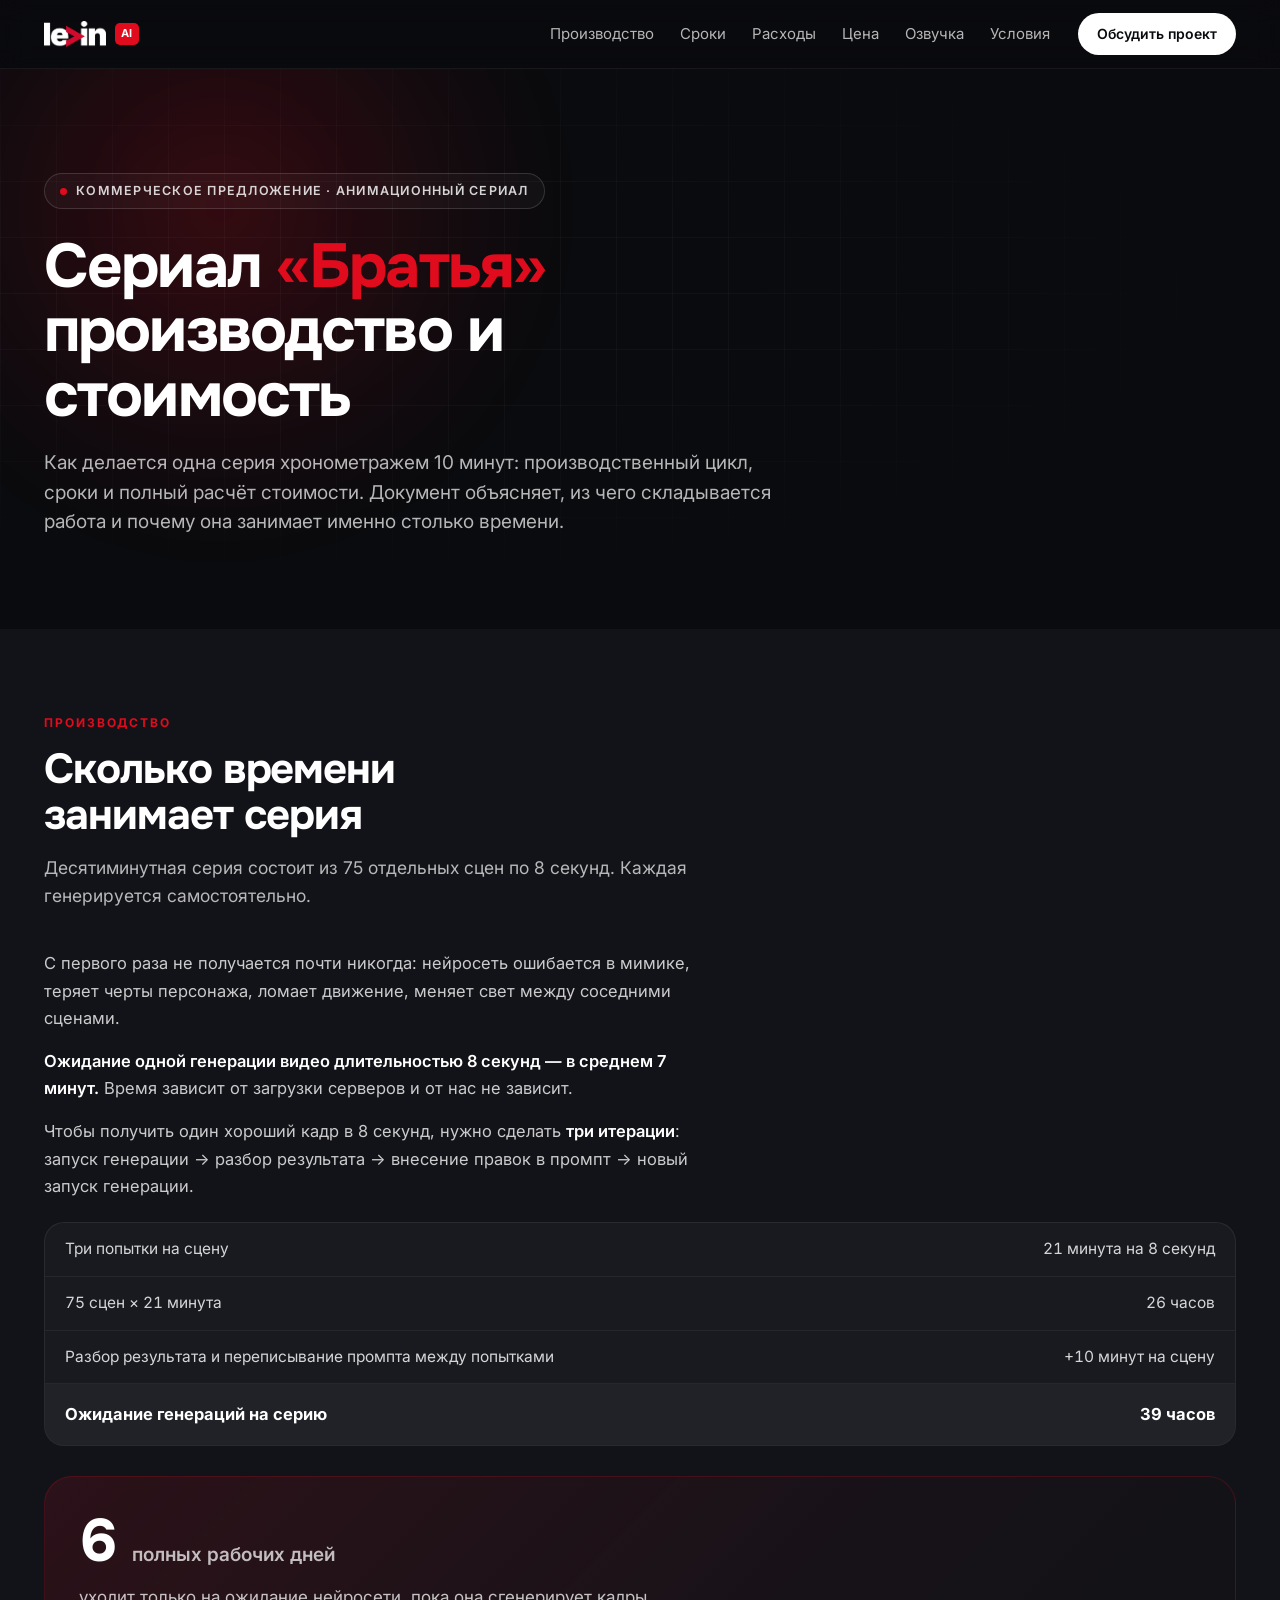
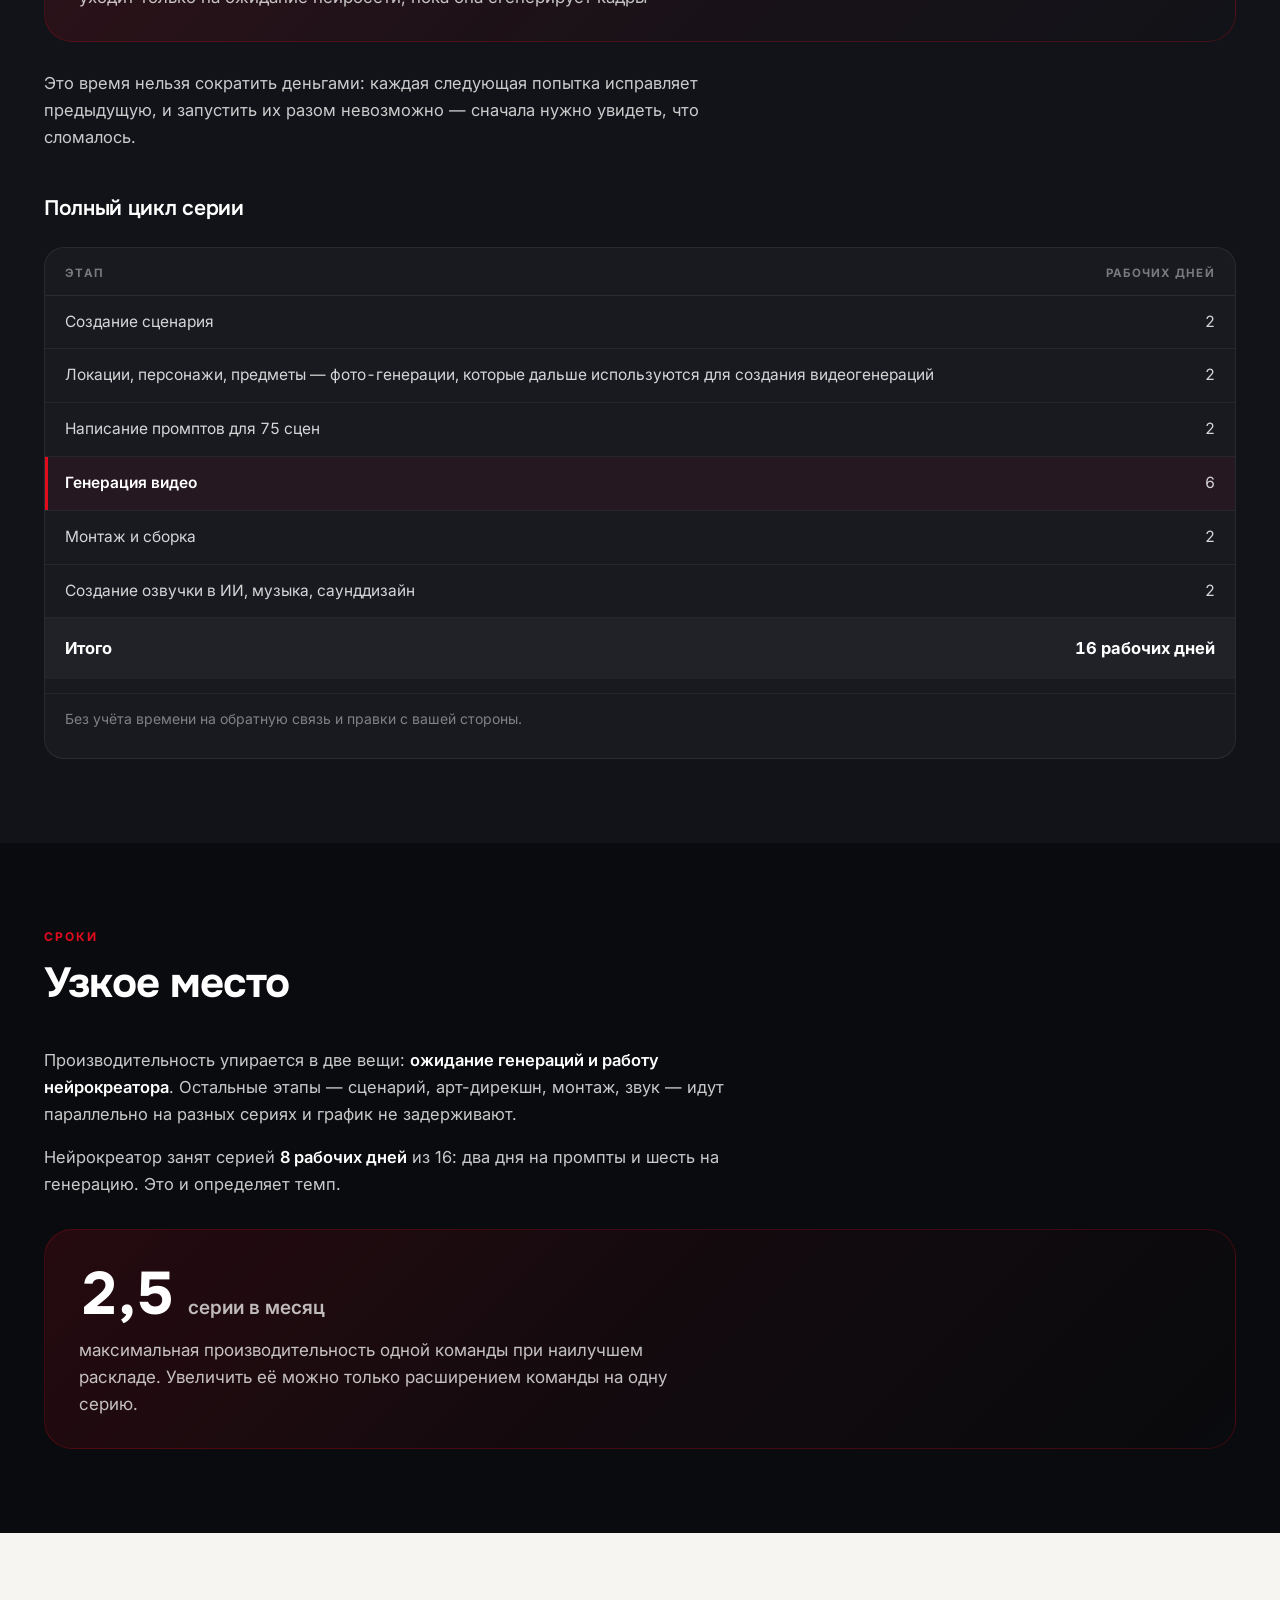
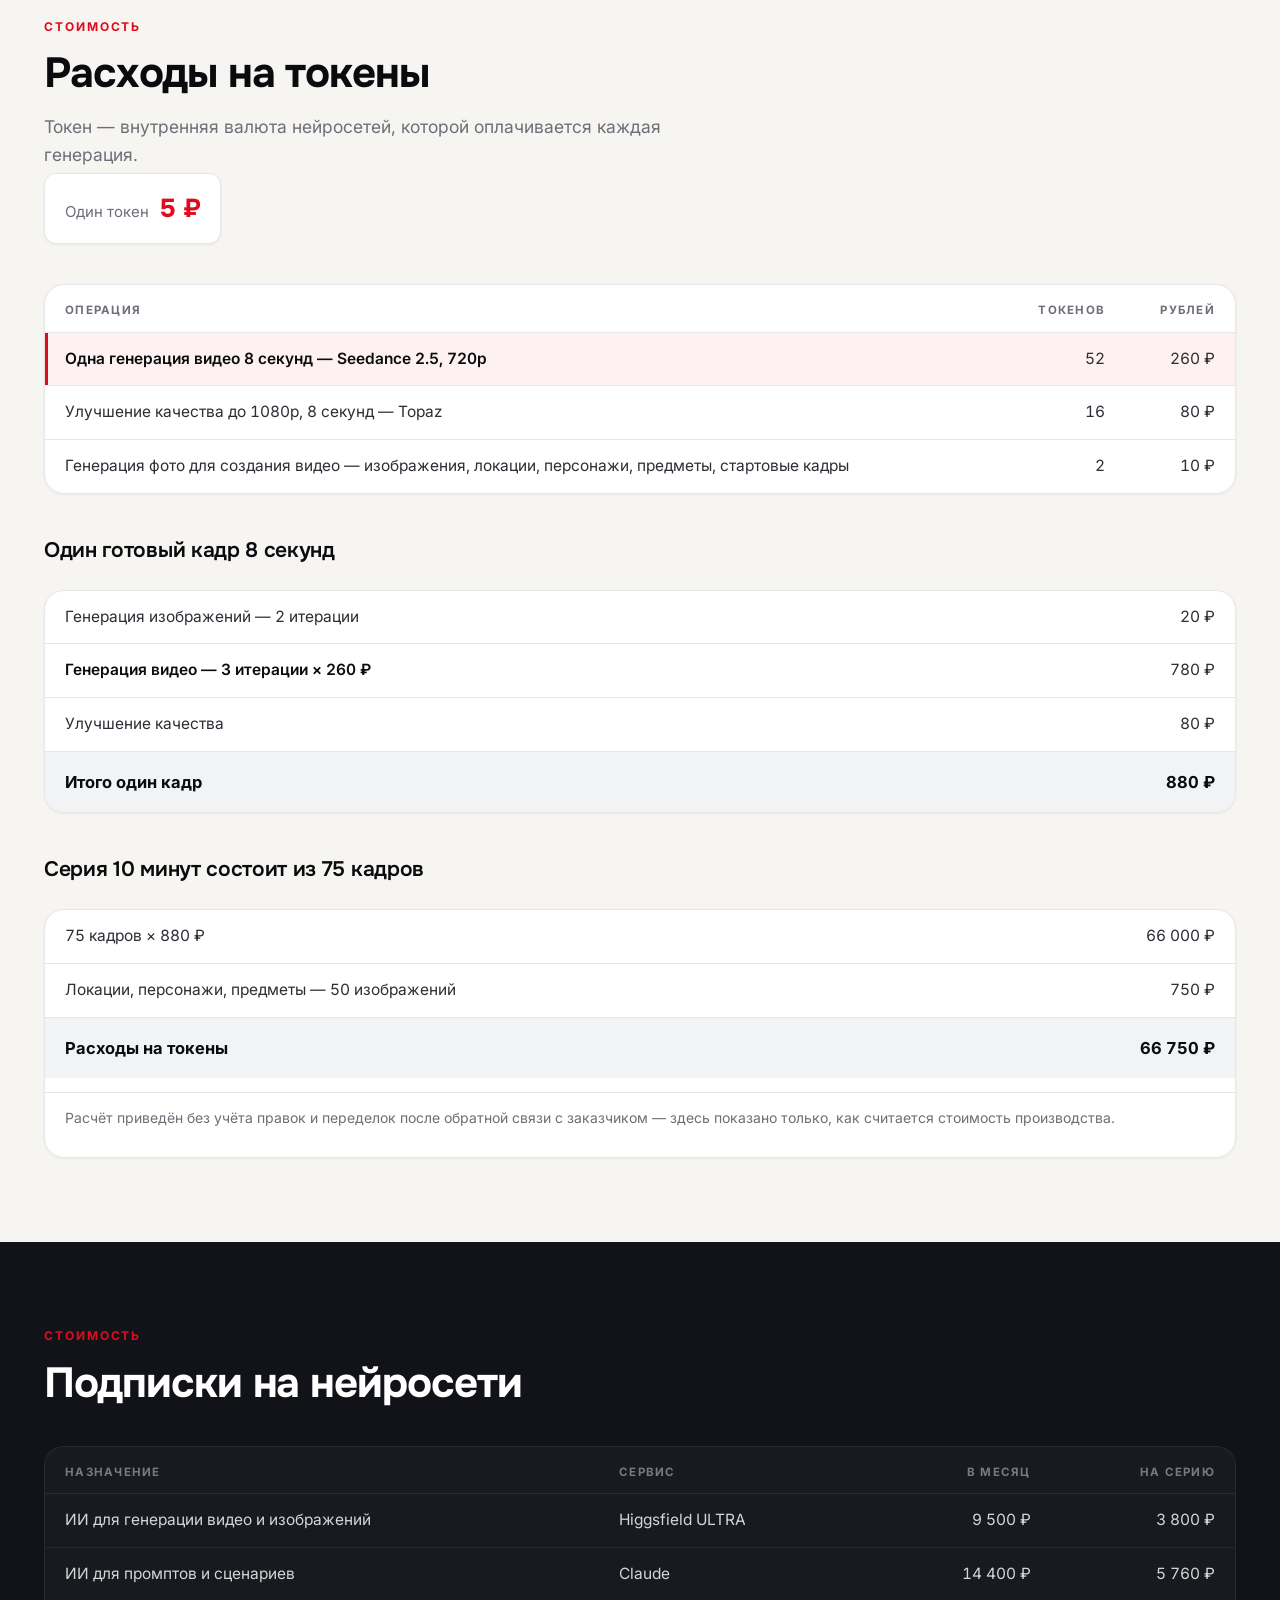
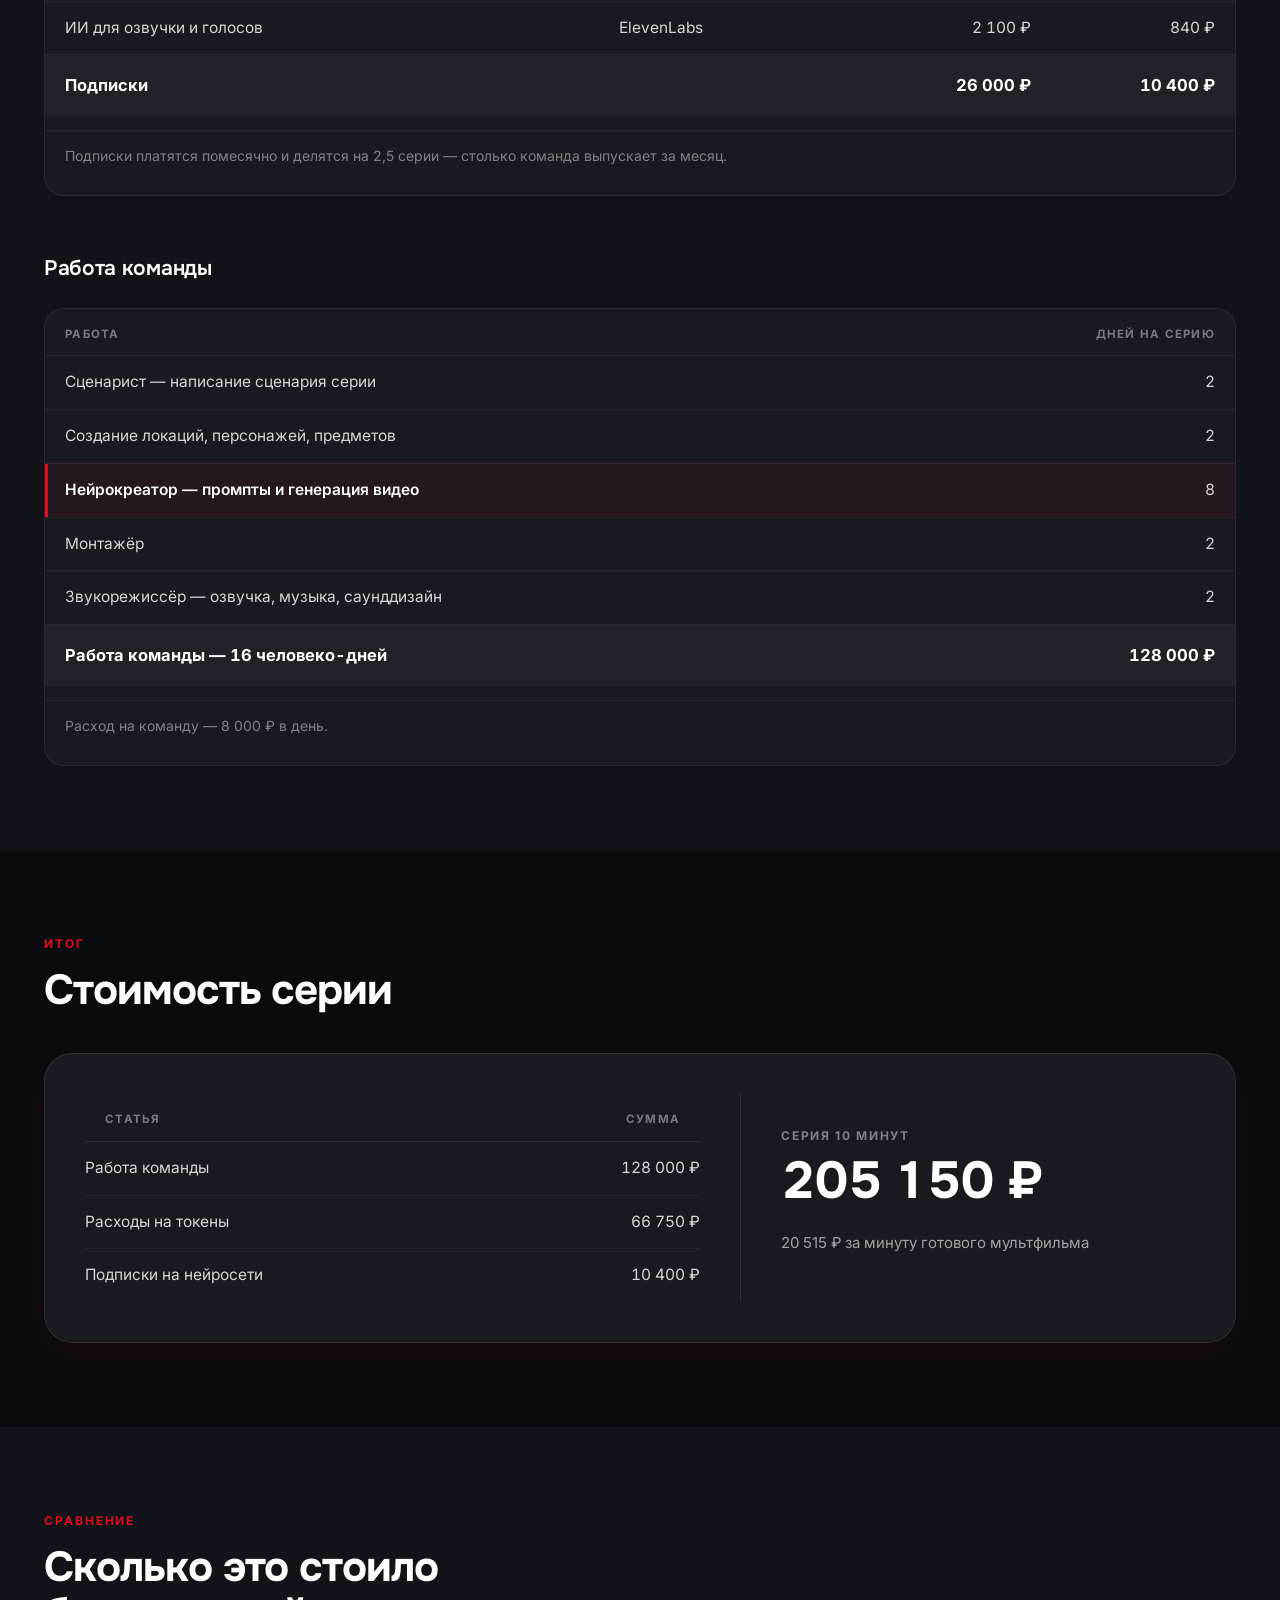
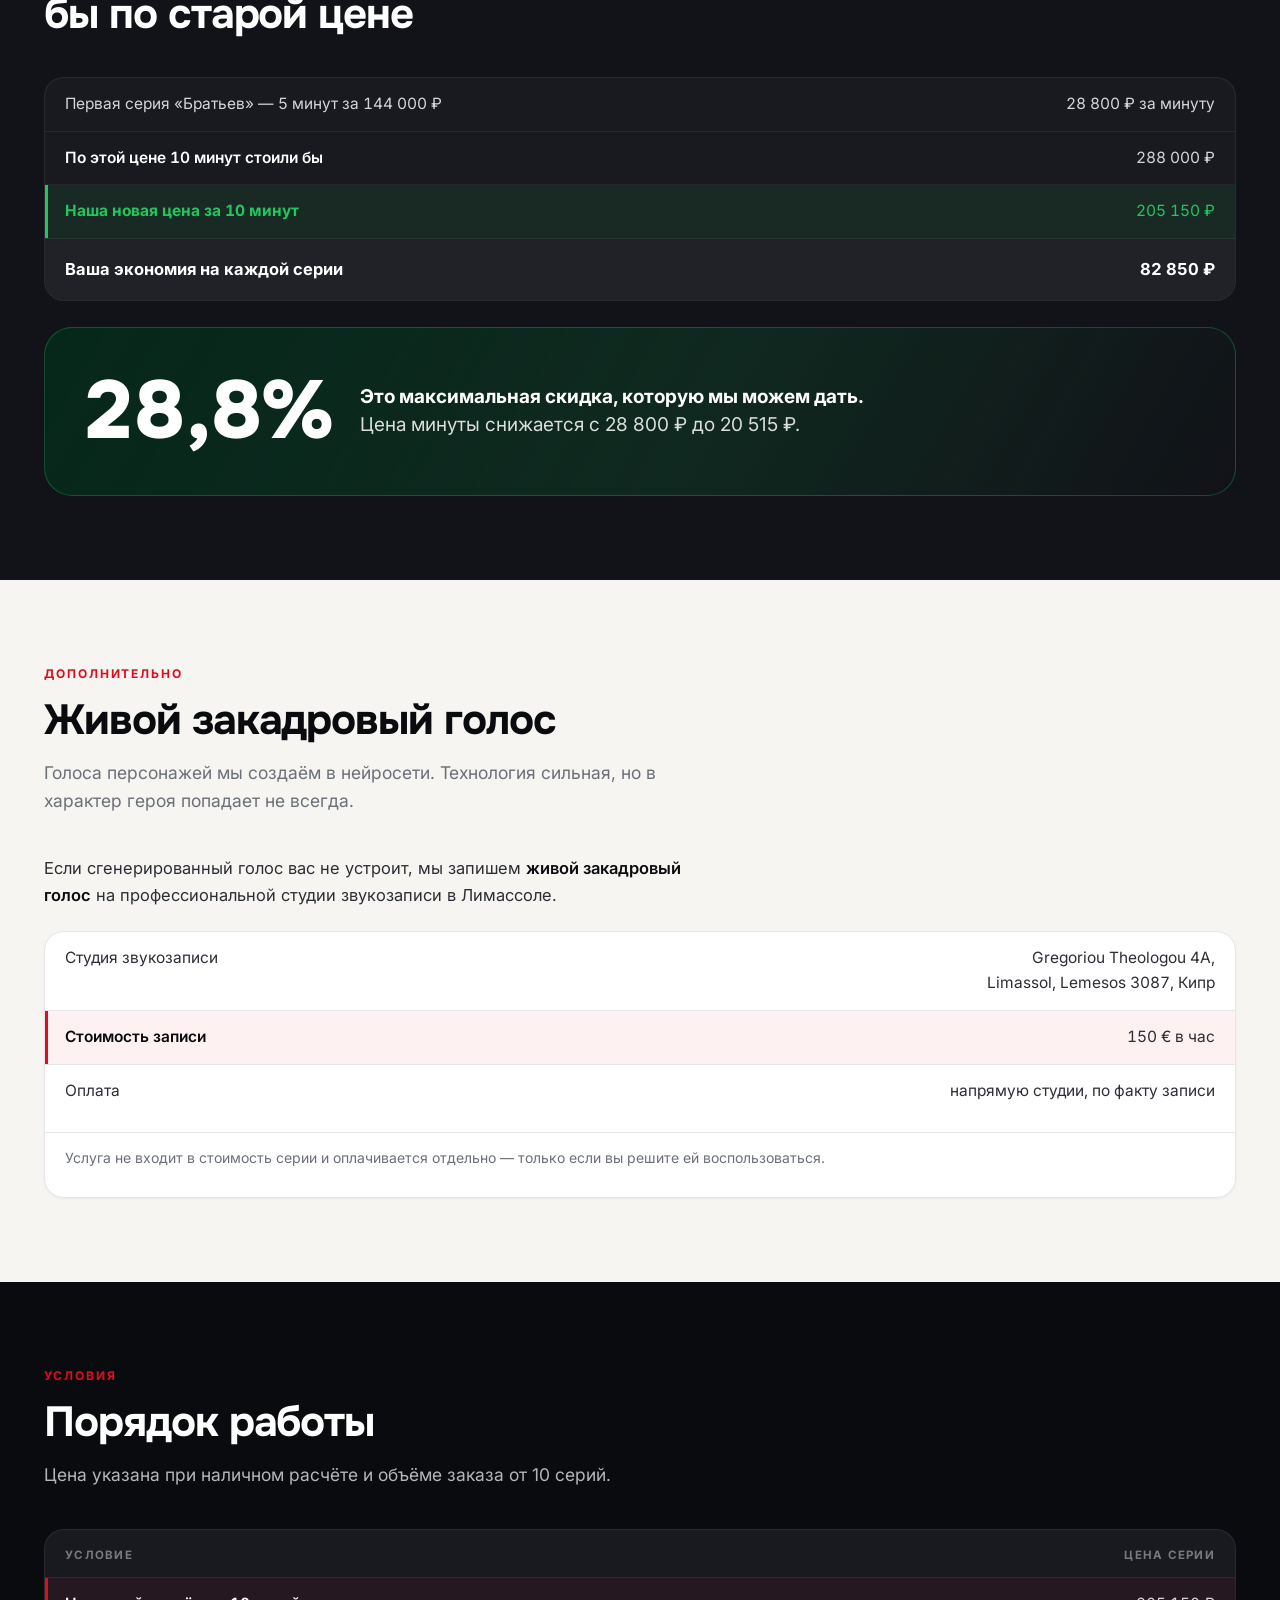
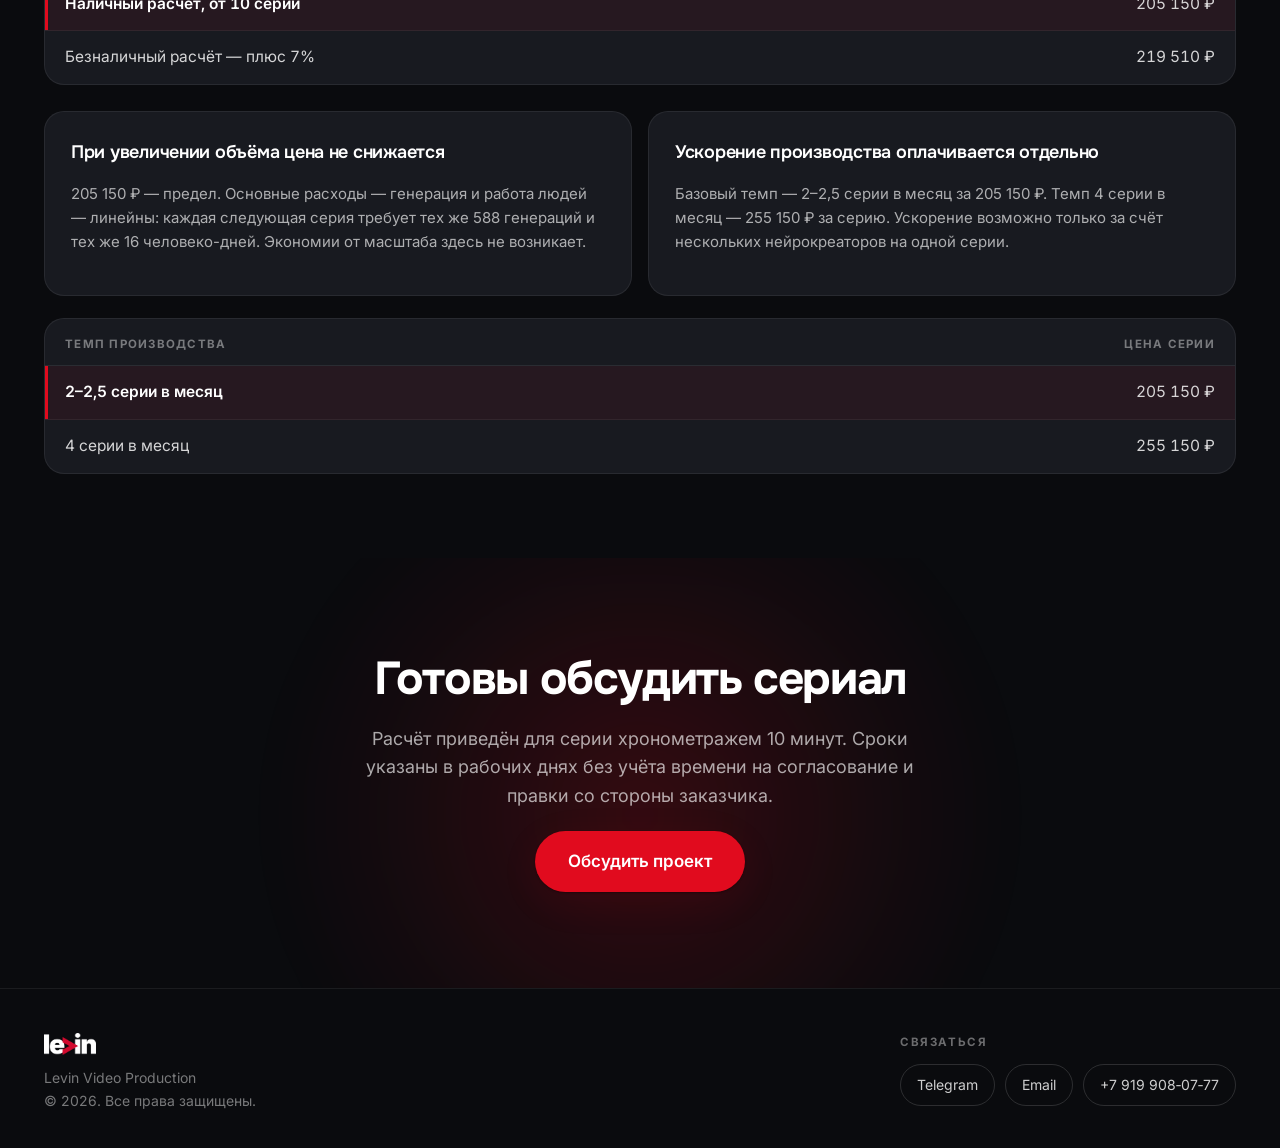
<file: price/serial/index.html>
<!DOCTYPE html>
<html lang="ru">
<head>
  <meta charset="UTF-8" />
  <meta name="viewport" content="width=device-width, initial-scale=1.0" />
  <title>Братья — производство и стоимость серии</title>
  <meta name="description" content="Производственный цикл, сроки и полный расчёт стоимости одной серии анимационного сериала «Братья» хронометражем 10 минут." />
  <meta name="robots" content="noindex" />

  <meta property="og:type" content="website" />
  <meta property="og:title" content="Братья — производство и стоимость серии" />
  <meta property="og:description" content="Производственный цикл, сроки и полный расчёт стоимости одной серии анимационного сериала «Братья» хронометражем 10 минут." />
  <meta property="og:url" content="https://levinvideo.com/price/serial/" />

  <link rel="icon" href="/assets/logo-black.png" />
<link rel="preconnect" href="https://fonts.googleapis.com">
<link rel="preconnect" href="https://fonts.gstatic.com" crossorigin>
<link href="https://fonts.googleapis.com/css2?family=Inter:wght@400;500;600;700&family=Onest:wght@400;500;600;700;800&display=swap" rel="stylesheet">

<style>
  :root {
    --red: #E10B1E;
    --red-deep: #6B0A14;
    --red-dark: #3a0609;
    --green: #22C55E;
    --green-deep: #0d4a2c;
    --green-dark: #06281a;
    --black: #0a0b0e;
    --black-2: #121318;
    --surface: #181a20;
    --white: #ffffff;
    --cream: #f6f5f1;
    --gray-50: #f2f3f5;
    --gray-100: #e6e7eb;
    --gray-300: #c0c3ca;
    --gray-500: #6b6f78;
    --gray-700: #2c2e35;

    --radius-sm: 12px;
    --radius: 20px;
    --radius-lg: 28px;

    --shadow-card: 0 10px 40px rgba(225, 11, 30, 0.08), 0 1px 2px rgba(0,0,0,0.4);
    --shadow-lift: 0 24px 80px rgba(225, 11, 30, 0.18);

    --ff-body: "Inter", -apple-system, BlinkMacSystemFont, "Helvetica Neue", Arial, sans-serif;
    --ff-display: "Onest", "Inter", sans-serif;

    --container: 1240px;
  }

  * { box-sizing: border-box; }

  body {
    margin: 0;
    background: var(--black);
    color: var(--white);
    font-family: var(--ff-body);
    font-size: 16px;
    line-height: 1.6;
    -webkit-font-smoothing: antialiased;
  }

  .container { width: 100%; max-width: var(--container); margin: 0 auto; padding: 0 24px; }

  a { color: inherit; }
  :focus-visible { outline: 2px solid var(--red); outline-offset: 3px; border-radius: 4px; }

  /* ============ HEADER ============ */

  .site-header {
    position: sticky; top: 0; z-index: 50;
    background: rgba(10, 11, 14, 0.72);
    backdrop-filter: saturate(140%) blur(14px);
    border-bottom: 1px solid rgba(255,255,255,0.06);
  }
  .header-inner { display: flex; align-items: center; gap: 28px; height: 68px; }
  .logo { display: flex; align-items: center; gap: 9px; text-decoration: none; }
  .logo-img { height: 26px; width: auto; display: block; }
  .logo-sm .logo-img { height: 22px; }
  .logo-ai {
    font-size: 11px; font-weight: 700; letter-spacing: 0.04em;
    background: var(--red); color: #fff; padding: 2px 6px; border-radius: 5px;
  }
  .nav { display: flex; gap: 26px; margin-left: auto; font-size: 15px; }
  .nav a { color: rgba(255,255,255,0.7); text-decoration: none; transition: color .18s; }
  .nav a:hover { color: var(--white); }

  .btn {
    display: inline-flex; align-items: center; justify-content: center; gap: 8px;
    font-family: var(--ff-body); font-weight: 600; text-decoration: none;
    border-radius: 999px; border: 1px solid transparent; cursor: pointer;
    transition: transform .18s, box-shadow .18s, background .18s;
  }
  .btn-sm { padding: 9px 18px; font-size: 14px; }
  .btn-xl { padding: 16px 32px; font-size: 17px; }
  .btn-primary { background: var(--red); color: #fff; box-shadow: var(--shadow-card); }
  .btn-primary:hover { transform: translateY(-2px); box-shadow: var(--shadow-lift); }
  .btn-ghost { background: var(--white); color: var(--black); }
  .btn-ghost:hover { transform: translateY(-2px); }

  /* ============ HERO ============ */

  .hero { position: relative; overflow: hidden; padding: 104px 0 92px; }
  .hero-bg { position: absolute; inset: 0; pointer-events: none; }
  .grid-lines {
    position: absolute; inset: 0;
    background-image:
      linear-gradient(rgba(255,255,255,0.032) 1px, transparent 1px),
      linear-gradient(90deg, rgba(255,255,255,0.032) 1px, transparent 1px);
    background-size: 56px 56px;
    mask-image: radial-gradient(ellipse 90% 70% at 30% 40%, #000 30%, transparent 78%);
  }
  .red-glow {
    position: absolute; width: 720px; height: 720px; left: -140px; top: -220px;
    background: radial-gradient(circle, rgba(225,11,30,0.20), rgba(225,11,30,0.05) 45%, transparent 68%);
    filter: blur(20px);
  }
  .hero-inner { position: relative; }

  .tag {
    display: inline-flex; align-items: center; gap: 9px;
    border: 1px solid rgba(255,255,255,0.14); border-radius: 999px;
    padding: 7px 15px; font-size: 12.5px; font-weight: 600;
    letter-spacing: 0.1em; text-transform: uppercase; color: rgba(255,255,255,0.82);
    background: rgba(255,255,255,0.03);
  }
  .tag-dot { width: 7px; height: 7px; border-radius: 50%; background: var(--red); }

  .hero-title {
    font-family: var(--ff-display); font-weight: 700;
    font-size: clamp(38px, 6vw, 62px); line-height: 1.04;
    letter-spacing: -0.03em; margin: 26px 0 20px; max-width: 17ch;
    text-wrap: balance;
  }
  .title-accent { color: var(--red); }
  .hero-sub { font-size: 19px; line-height: 1.55; color: rgba(255,255,255,0.7); max-width: 62ch; margin: 0; }


  /* ============ SECTIONS ============ */

  .section { padding: 84px 0; }
  .section-dark { background: var(--black-2); }
  .section-black { background: var(--black); }
  .section-light { background: var(--cream); color: var(--black); }

  .section-head { max-width: 68ch; margin-bottom: 40px; }
  .eyebrow {
    display: block; font-size: 12px; font-weight: 700; letter-spacing: 0.16em;
    text-transform: uppercase; color: var(--red); margin-bottom: 14px;
  }
  .section-title {
    font-family: var(--ff-display); font-weight: 700;
    font-size: clamp(28px, 4vw, 42px); line-height: 1.1;
    letter-spacing: -0.025em; margin: 0 0 16px; text-wrap: balance;
  }
  .section-lead { font-size: 17.5px; line-height: 1.6; color: rgba(255,255,255,0.7); margin: 0; }
  .section-light .section-lead { color: var(--gray-500); }
  .section-light .eyebrow { color: var(--red); }

  .body-text { max-width: 68ch; display: flex; flex-direction: column; gap: 16px; font-size: 16.5px; line-height: 1.65; color: rgba(255,255,255,0.78); }
  .section-light .body-text { color: var(--gray-700); }
  .body-text p { margin: 0; }
  .body-text strong { color: var(--white); font-weight: 600; }
  .section-light .body-text strong { color: var(--black); }

  .sub-title {
    font-family: var(--ff-display); font-weight: 600; font-size: 21px;
    letter-spacing: -0.015em; margin: 40px 0 18px;
  }

  /* ============ TABLES ============ */

  .t-wrap {
    background: var(--surface); border: 1px solid rgba(255,255,255,0.07);
    border-radius: var(--radius); overflow: hidden; margin-top: 22px;
  }
  .section-light .t-wrap { background: #fff; border-color: var(--gray-100); box-shadow: 0 1px 3px rgba(0,0,0,0.05); }
  .t-scroll { overflow-x: auto; -webkit-overflow-scrolling: touch; }

  table { width: 100%; border-collapse: collapse; font-size: 15.5px; font-variant-numeric: tabular-nums; min-width: 460px; }
  th {
    text-align: left; font-size: 11.5px; font-weight: 700; letter-spacing: 0.11em;
    text-transform: uppercase; color: rgba(255,255,255,0.42);
    padding: 16px 20px 12px; border-bottom: 1px solid rgba(255,255,255,0.08); white-space: nowrap;
  }
  .section-light th { color: var(--gray-500); border-bottom-color: var(--gray-100); }
  td { padding: 14px 20px; border-bottom: 1px solid rgba(255,255,255,0.055); vertical-align: baseline; color: rgba(255,255,255,0.82); }
  .section-light td { border-bottom-color: var(--gray-100); color: var(--gray-700); }
  tr:last-child td { border-bottom: none; }
  th.num, td.num { text-align: right; white-space: nowrap; }
  td.lead { color: var(--white); font-weight: 600; }
  .section-light td.lead { color: var(--black); }

  tr.total td {
    background: rgba(255,255,255,0.035); color: var(--white);
    font-weight: 700; font-size: 16.5px; padding-top: 17px; padding-bottom: 17px;
    border-top: 1px solid rgba(255,255,255,0.1);
  }
  .section-light tr.total td { background: var(--gray-50); color: var(--black); border-top-color: var(--gray-100); }

  tr.hi td { background: rgba(225,11,30,0.07); }
  tr.hi td:first-child { box-shadow: inset 3px 0 0 var(--red); }
  tr.hi td.lead { color: #fff; }
  .section-light tr.hi td { background: rgba(225,11,30,0.055); }
  .section-light tr.hi td.lead { color: var(--black); }

  tr.hi-green td { background: rgba(34,197,94,0.09); color: var(--green); }
  tr.hi-green td:first-child { box-shadow: inset 3px 0 0 var(--green); }
  tr.hi-green td.lead { color: var(--green); font-weight: 700; }

  .token-price {
    display: inline-flex; align-items: baseline; gap: 10px; margin-top: 4px;
    background: #fff; border: 1px solid var(--gray-100); border-radius: var(--radius-sm);
    padding: 14px 20px; box-shadow: 0 1px 3px rgba(0,0,0,0.06);
  }
  .token-price .lbl { font-size: 15px; color: var(--gray-500); }
  .token-price .val {
    font-family: var(--ff-display); font-weight: 700; font-size: 26px;
    letter-spacing: -0.02em; color: var(--red); font-variant-numeric: tabular-nums;
  }

  .t-note { padding: 14px 20px; font-size: 14px; color: rgba(255,255,255,0.45); border-top: 1px solid rgba(255,255,255,0.055); }
  .section-light .t-note { color: var(--gray-500); border-top-color: var(--gray-100); }

  /* ============ BIG STAT ============ */

  .bigstat {
    margin-top: 30px; border-radius: var(--radius-lg);
    background: linear-gradient(135deg, rgba(225,11,30,0.13), rgba(225,11,30,0.03) 60%, transparent);
    border: 1px solid rgba(225,11,30,0.22);
    padding: 34px 34px 30px;
  }
  .bigstat-n {
    font-family: var(--ff-display); font-weight: 700; color: var(--white);
    font-size: clamp(40px, 6.5vw, 60px); line-height: 1; letter-spacing: -0.035em;
    font-variant-numeric: tabular-nums;
  }
  .bigstat-n .u { font-family: var(--ff-body); font-size: 19px; font-weight: 600; letter-spacing: 0; color: rgba(255,255,255,0.72); }
  .bigstat-c { margin-top: 13px; font-size: 17px; color: rgba(255,255,255,0.75); max-width: 54ch; }

  /* ============ PRICE CARD ============ */

  .price-card {
    display: grid; grid-template-columns: 1.15fr 0.85fr; gap: 40px;
    background: var(--surface); border: 1px solid rgba(255,255,255,0.09);
    border-radius: var(--radius-lg); padding: 40px; box-shadow: var(--shadow-card);
    margin-top: 24px;
  }
  .price-left .t-wrap { margin-top: 0; background: transparent; border: none; border-radius: 0; }
  .price-left table { min-width: 0; }
  .price-left td { padding-left: 0; padding-right: 0; }
  .price-left tr.total td { background: transparent; padding-left: 0; padding-right: 0; }

  .price-right { display: flex; flex-direction: column; justify-content: center; gap: 8px; border-left: 1px solid rgba(255,255,255,0.09); padding-left: 40px; }
  .price-label { font-size: 12px; font-weight: 700; letter-spacing: 0.14em; text-transform: uppercase; color: rgba(255,255,255,0.45); }
  .price-new { font-family: var(--ff-display); font-weight: 700; font-size: clamp(38px, 5vw, 52px); letter-spacing: -0.035em; line-height: 1.05; font-variant-numeric: tabular-nums; }
  .price-note { font-size: 15px; color: rgba(255,255,255,0.6); }

  @media (max-width: 860px) {
    .price-card { grid-template-columns: 1fr; padding: 28px; gap: 26px; }
    .price-right { border-left: none; border-top: 1px solid rgba(255,255,255,0.09); padding-left: 0; padding-top: 26px; }
  }

  /* ============ DISCOUNT BANNER ============ */

  .discount {
    margin-top: 26px; border-radius: var(--radius-lg); padding: 36px;
    background: linear-gradient(120deg, var(--green-dark), rgba(13,74,44,0.4) 55%, transparent);
    border: 1px solid rgba(34,197,94,0.3);
    display: flex; align-items: center; gap: 28px; flex-wrap: wrap;
  }
  .discount-n { font-family: var(--ff-display); font-weight: 800; font-size: clamp(52px, 9vw, 82px); line-height: 0.95; letter-spacing: -0.045em; color: var(--white); font-variant-numeric: tabular-nums; }
  .discount-t { font-size: 19px; line-height: 1.5; color: rgba(255,255,255,0.85); max-width: 44ch; }
  .discount-t strong { color: #fff; font-weight: 700; }

  /* ============ CONDITIONS ============ */

  .conds { display: grid; grid-template-columns: repeat(auto-fit, minmax(280px, 1fr)); gap: 16px; margin-top: 26px; }
  .cond { background: var(--surface); border: 1px solid rgba(255,255,255,0.07); border-radius: var(--radius); padding: 26px; }
  .cond-t { font-family: var(--ff-display); font-weight: 600; font-size: 18px; letter-spacing: -0.015em; margin-bottom: 10px; }
  .cond-d { font-size: 15px; line-height: 1.6; color: rgba(255,255,255,0.65); }

  /* ============ FINAL CTA ============ */

  .final-cta { position: relative; overflow: hidden; padding: 96px 0; background: var(--black); text-align: center; }
  .final-bg { position: absolute; inset: 0; pointer-events: none; }
  .final-bg .red-glow { left: 50%; top: 30%; transform: translate(-50%,-30%); width: 900px; height: 640px; }
  .final-inner { position: relative; display: flex; flex-direction: column; align-items: center; gap: 20px; }
  .final-title { font-family: var(--ff-display); font-weight: 700; font-size: clamp(30px, 4.5vw, 46px); letter-spacing: -0.03em; line-height: 1.1; margin: 0; max-width: 20ch; text-wrap: balance; }
  .final-sub { font-size: 18px; color: rgba(255,255,255,0.65); max-width: 54ch; margin: 0; }

  /* ============ FOOTER ============ */

  .footer { background: var(--black); border-top: 1px solid rgba(255,255,255,0.07); padding: 44px 0 36px; }
  .footer-inner { display: flex; gap: 32px; flex-wrap: wrap; justify-content: space-between; align-items: flex-start; }
  .footer-brand p { margin: 12px 0 0; font-size: 14px; color: rgba(255,255,255,0.45); line-height: 1.6; }
  .footer-label { display: block; font-size: 11.5px; font-weight: 700; letter-spacing: 0.14em; text-transform: uppercase; color: rgba(255,255,255,0.4); margin-bottom: 12px; }
  .footer-buttons { display: flex; gap: 10px; flex-wrap: wrap; }
  .btn-contact { display: inline-flex; padding: 9px 16px; border-radius: 999px; border: 1px solid rgba(255,255,255,0.14); font-size: 14px; text-decoration: none; color: rgba(255,255,255,0.8); transition: border-color .18s, color .18s; }
  .btn-contact:hover { border-color: var(--red); color: #fff; }

  @media (max-width: 720px) {
    .section { padding: 60px 0; }
    .hero { padding: 60px 0 56px; }
    .nav { display: none; }
    .bigstat, .discount { padding: 26px; }
  }

  @media (prefers-reduced-motion: reduce) {
    * { transition: none !important; }
  }
</style>
</head>
<body>

<header class="site-header" id="top">
  <div class="container header-inner">
    <span class="logo" aria-label="Levin AI"><img class="logo-img" src="/assets/logo-black.png" alt="le▸in"><span class="logo-ai">AI</span></span>
    <nav class="nav">
      <a href="#production">Производство</a>
      <a href="#bottleneck">Сроки</a>
      <a href="#tokens">Расходы</a>
      <a href="#price">Цена</a>
      <a href="#voice">Озвучка</a>
      <a href="#terms">Условия</a>
    </nav>
    <a href="https://t.me/AlexeyLewin" target="_blank" rel="noopener" class="btn btn-ghost btn-sm">Обсудить проект</a>
  </div>
</header>

<!-- ==================== HERO ==================== -->

<section class="hero">
  <div class="hero-bg"><div class="red-glow"></div><div class="grid-lines"></div></div>
  <div class="container hero-inner">
    <span class="tag"><span class="tag-dot"></span>Коммерческое предложение · Анимационный сериал</span>
    <h1 class="hero-title">Сериал <span class="title-accent">«Братья»</span><br>производство и стоимость</h1>
    <p class="hero-sub">Как делается одна серия хронометражем 10 минут: производственный цикл, сроки и полный расчёт стоимости. Документ объясняет, из чего складывается работа и почему она занимает именно столько времени.</p>
  </div>
</section>

<!-- ==================== ПРОИЗВОДСТВО ==================== -->

<section class="section section-dark" id="production">
  <div class="container">
    <div class="section-head">
      <span class="eyebrow">Производство</span>
      <h2 class="section-title">Сколько времени занимает серия</h2>
      <p class="section-lead">Десятиминутная серия состоит из 75 отдельных сцен по 8 секунд. Каждая генерируется самостоятельно.</p>
    </div>

    <div class="body-text">
      <p>С первого раза не получается почти никогда: нейросеть ошибается в мимике, теряет черты персонажа, ломает движение, меняет свет между соседними сценами.</p>
      <p><strong>Ожидание одной генерации видео длительностью 8 секунд — в среднем 7 минут.</strong> Время зависит от загрузки серверов и от нас не зависит.</p>
      <p>Чтобы получить один хороший кадр в 8 секунд, нужно сделать <strong>три итерации</strong>: запуск генерации → разбор результата → внесение правок в промпт → новый запуск генерации.</p>
    </div>

    <div class="t-wrap">
      <div class="t-scroll">
        <table>
          <tbody>
            <tr><td>Три попытки на сцену</td><td class="num">21 минута на 8 секунд</td></tr>
            <tr><td>75 сцен × 21 минута</td><td class="num">26 часов</td></tr>
            <tr><td>Разбор результата и переписывание промпта между попытками</td><td class="num">+10 минут на сцену</td></tr>
            <tr class="total"><td>Ожидание генераций на серию</td><td class="num">39 часов</td></tr>
          </tbody>
        </table>
      </div>
    </div>

    <div class="bigstat">
      <div class="bigstat-n">6 <span class="u">полных рабочих дней</span></div>
      <div class="bigstat-c">уходит только на ожидание нейросети, пока она сгенерирует кадры</div>
    </div>

    <div class="body-text" style="margin-top:28px">
      <p>Это время нельзя сократить деньгами: каждая следующая попытка исправляет предыдущую, и запустить их разом невозможно — сначала нужно увидеть, что сломалось.</p>
    </div>

    <h3 class="sub-title">Полный цикл серии</h3>

    <div class="t-wrap">
      <div class="t-scroll">
        <table>
          <thead><tr><th>Этап</th><th class="num">Рабочих дней</th></tr></thead>
          <tbody>
            <tr><td>Создание сценария</td><td class="num">2</td></tr>
            <tr><td>Локации, персонажи, предметы — фото-генерации, которые дальше используются для создания видеогенераций</td><td class="num">2</td></tr>
            <tr><td>Написание промптов для 75 сцен</td><td class="num">2</td></tr>
            <tr class="hi"><td class="lead">Генерация видео</td><td class="num">6</td></tr>
            <tr><td>Монтаж и сборка</td><td class="num">2</td></tr>
            <tr><td>Создание озвучки в ИИ, музыка, саунддизайн</td><td class="num">2</td></tr>
            <tr class="total"><td>Итого</td><td class="num">16 рабочих дней</td></tr>
          </tbody>
        </table>
      </div>
      <p class="t-note">Без учёта времени на обратную связь и правки с вашей стороны.</p>
    </div>
  </div>
</section>

<!-- ==================== УЗКОЕ МЕСТО ==================== -->

<section class="section section-black" id="bottleneck">
  <div class="container">
    <div class="section-head">
      <span class="eyebrow">Сроки</span>
      <h2 class="section-title">Узкое место</h2>
    </div>

    <div class="body-text">
      <p>Производительность упирается в две вещи: <strong>ожидание генераций и работу нейрокреатора</strong>. Остальные этапы — сценарий, арт-дирекшн, монтаж, звук — идут параллельно на разных сериях и график не задерживают.</p>
      <p>Нейрокреатор занят серией <strong>8 рабочих дней</strong> из 16: два дня на промпты и шесть на генерацию. Это и определяет темп.</p>
    </div>

    <div class="bigstat">
      <div class="bigstat-n">2,5 <span class="u">серии в месяц</span></div>
      <div class="bigstat-c">максимальная производительность одной команды при наилучшем раскладе. Увеличить её можно только расширением команды на одну серию.</div>
    </div>
  </div>
</section>

<!-- ==================== ТОКЕНЫ ==================== -->

<section class="section section-light" id="tokens">
  <div class="container">
    <div class="section-head">
      <span class="eyebrow">Стоимость</span>
      <h2 class="section-title">Расходы на токены</h2>
      <p class="section-lead">Токен — внутренняя валюта нейросетей, которой оплачивается каждая генерация.</p>
      <div class="token-price"><span class="lbl">Один токен</span><span class="val">5 ₽</span></div>
    </div>

    <div class="t-wrap">
      <div class="t-scroll">
        <table>
          <thead><tr><th>Операция</th><th class="num">Токенов</th><th class="num">Рублей</th></tr></thead>
          <tbody>
            <tr class="hi"><td class="lead">Одна генерация видео 8 секунд — Seedance 2.5, 720p</td><td class="num">52</td><td class="num">260 ₽</td></tr>
            <tr><td>Улучшение качества до 1080p, 8 секунд — Topaz</td><td class="num">16</td><td class="num">80 ₽</td></tr>
            <tr><td>Генерация фото для создания видео — изображения, локации, персонажи, предметы, стартовые кадры</td><td class="num">2</td><td class="num">10 ₽</td></tr>
          </tbody>
        </table>
      </div>
    </div>

    <h3 class="sub-title">Один готовый кадр 8 секунд</h3>

    <div class="t-wrap">
      <div class="t-scroll">
        <table>
          <tbody>
            <tr><td>Генерация изображений — 2 итерации</td><td class="num">20 ₽</td></tr>
            <tr><td class="lead">Генерация видео — 3 итерации × 260 ₽</td><td class="num">780 ₽</td></tr>
            <tr><td>Улучшение качества</td><td class="num">80 ₽</td></tr>
            <tr class="total"><td>Итого один кадр</td><td class="num">880 ₽</td></tr>
          </tbody>
        </table>
      </div>
    </div>

    <h3 class="sub-title">Серия 10 минут состоит из 75 кадров</h3>

    <div class="t-wrap">
      <div class="t-scroll">
        <table>
          <tbody>
            <tr><td>75 кадров × 880 ₽</td><td class="num">66 000 ₽</td></tr>
            <tr><td>Локации, персонажи, предметы — 50 изображений</td><td class="num">750 ₽</td></tr>
            <tr class="total"><td>Расходы на токены</td><td class="num">66 750 ₽</td></tr>
          </tbody>
        </table>
      </div>
      <p class="t-note">Расчёт приведён без учёта правок и переделок после обратной связи с заказчиком — здесь показано только, как считается стоимость производства.</p>
    </div>
  </div>
</section>

<!-- ==================== ПОДПИСКИ И КОМАНДА ==================== -->

<section class="section section-dark">
  <div class="container">
    <div class="section-head">
      <span class="eyebrow">Стоимость</span>
      <h2 class="section-title">Подписки на нейросети</h2>
    </div>

    <div class="t-wrap">
      <div class="t-scroll">
        <table>
          <thead><tr><th>Назначение</th><th>Сервис</th><th class="num">В месяц</th><th class="num">На серию</th></tr></thead>
          <tbody>
            <tr><td>ИИ для генерации видео и изображений</td><td>Higgsfield ULTRA</td><td class="num">9 500 ₽</td><td class="num">3 800 ₽</td></tr>
            <tr><td>ИИ для промптов и сценариев</td><td>Claude</td><td class="num">14 400 ₽</td><td class="num">5 760 ₽</td></tr>
            <tr><td>ИИ для озвучки и голосов</td><td>ElevenLabs</td><td class="num">2 100 ₽</td><td class="num">840 ₽</td></tr>
            <tr class="total"><td>Подписки</td><td></td><td class="num">26 000 ₽</td><td class="num">10 400 ₽</td></tr>
          </tbody>
        </table>
      </div>
      <p class="t-note">Подписки платятся помесячно и делятся на 2,5 серии — столько команда выпускает за месяц.</p>
    </div>

    <h3 class="sub-title" style="margin-top:56px">Работа команды</h3>

    <div class="t-wrap">
      <div class="t-scroll">
        <table>
          <thead><tr><th>Работа</th><th class="num">Дней на серию</th></tr></thead>
          <tbody>
            <tr><td>Сценарист — написание сценария серии</td><td class="num">2</td></tr>
            <tr><td>Создание локаций, персонажей, предметов</td><td class="num">2</td></tr>
            <tr class="hi"><td class="lead">Нейрокреатор — промпты и генерация видео</td><td class="num">8</td></tr>
            <tr><td>Монтажёр</td><td class="num">2</td></tr>
            <tr><td>Звукорежиссёр — озвучка, музыка, саунддизайн</td><td class="num">2</td></tr>
            <tr class="total"><td>Работа команды — 16 человеко-дней</td><td class="num">128 000 ₽</td></tr>
          </tbody>
        </table>
      </div>
      <p class="t-note">Расход на команду — 8 000 ₽ в день.</p>
    </div>
  </div>
</section>

<!-- ==================== ЦЕНА ==================== -->

<section class="section section-black" id="price">
  <div class="container">
    <div class="section-head">
      <span class="eyebrow">Итог</span>
      <h2 class="section-title">Стоимость серии</h2>
    </div>

    <div class="price-card">
      <div class="price-left">
        <div class="t-wrap">
          <div class="t-scroll">
            <table>
              <thead><tr><th>Статья</th><th class="num">Сумма</th></tr></thead>
              <tbody>
                <tr><td>Работа команды</td><td class="num">128 000 ₽</td></tr>
                <tr><td>Расходы на токены</td><td class="num">66 750 ₽</td></tr>
                <tr><td>Подписки на нейросети</td><td class="num">10 400 ₽</td></tr>
              </tbody>
            </table>
          </div>
        </div>
      </div>
      <div class="price-right">
        <span class="price-label">Серия 10 минут</span>
        <div class="price-new">205 150 ₽</div>
        <p class="price-note">20 515 ₽ за минуту готового мультфильма</p>
      </div>
    </div>
  </div>
</section>

<!-- ==================== СКИДКА ==================== -->

<section class="section section-dark">
  <div class="container">
    <div class="section-head">
      <span class="eyebrow">Сравнение</span>
      <h2 class="section-title">Сколько это стоило бы по старой цене</h2>
    </div>

    <div class="t-wrap">
      <div class="t-scroll">
        <table>
          <tbody>
            <tr><td>Первая серия «Братьев» — 5 минут за 144 000 ₽</td><td class="num">28 800 ₽ за минуту</td></tr>
            <tr><td class="lead">По этой цене 10 минут стоили бы</td><td class="num">288 000 ₽</td></tr>
            <tr class="hi-green"><td class="lead">Наша новая цена за 10 минут</td><td class="num">205 150 ₽</td></tr>
            <tr class="total"><td>Ваша экономия на каждой серии</td><td class="num">82 850 ₽</td></tr>
          </tbody>
        </table>
      </div>
    </div>

    <div class="discount">
      <div class="discount-n">28,8%</div>
      <p class="discount-t"><strong>Это максимальная скидка, которую мы можем дать.</strong> Цена минуты снижается с 28 800 ₽ до 20 515 ₽.</p>
    </div>
  </div>
</section>

<!-- ==================== ЗАКАДРОВЫЙ ГОЛОС ==================== -->

<section class="section section-light" id="voice">
  <div class="container">
    <div class="section-head">
      <span class="eyebrow">Дополнительно</span>
      <h2 class="section-title">Живой закадровый голос</h2>
      <p class="section-lead">Голоса персонажей мы создаём в нейросети. Технология сильная, но в характер героя попадает не всегда.</p>
    </div>

    <div class="body-text">
      <p>Если сгенерированный голос вас не устроит, мы запишем <strong>живой закадровый голос</strong> на профессиональной студии звукозаписи в Лимассоле.</p>
    </div>

    <div class="t-wrap">
      <div class="t-scroll">
        <table>
          <tbody>
            <tr><td>Студия звукозаписи</td><td class="num">Gregoriou Theologou 4A,<br />Limassol, Lemesos 3087, Кипр</td></tr>
            <tr class="hi"><td class="lead">Стоимость записи</td><td class="num">150 € в час</td></tr>
            <tr><td>Оплата</td><td class="num">напрямую студии, по факту записи</td></tr>
          </tbody>
        </table>
      </div>
      <p class="t-note">Услуга не входит в стоимость серии и оплачивается отдельно — только если вы решите ей воспользоваться.</p>
    </div>
  </div>
</section>

<!-- ==================== УСЛОВИЯ ==================== -->

<section class="section section-black" id="terms">
  <div class="container">
    <div class="section-head">
      <span class="eyebrow">Условия</span>
      <h2 class="section-title">Порядок работы</h2>
      <p class="section-lead">Цена указана при наличном расчёте и объёме заказа от 10 серий.</p>
    </div>

    <div class="t-wrap">
      <div class="t-scroll">
        <table>
          <thead><tr><th>Условие</th><th class="num">Цена серии</th></tr></thead>
          <tbody>
            <tr class="hi"><td class="lead">Наличный расчёт, от 10 серий</td><td class="num">205 150 ₽</td></tr>
            <tr><td>Безналичный расчёт — плюс 7%</td><td class="num">219 510 ₽</td></tr>
          </tbody>
        </table>
      </div>
    </div>

    <div class="conds">
      <div class="cond">
        <div class="cond-t">При увеличении объёма цена не снижается</div>
        <p class="cond-d">205 150 ₽ — предел. Основные расходы — генерация и работа людей — линейны: каждая следующая серия требует тех же 588 генераций и тех же 16 человеко-дней. Экономии от масштаба здесь не возникает.</p>
      </div>
      <div class="cond">
        <div class="cond-t">Ускорение производства оплачивается отдельно</div>
        <p class="cond-d">Базовый темп — 2–2,5 серии в месяц за 205 150 ₽. Темп 4 серии в месяц — 255 150 ₽ за серию. Ускорение возможно только за счёт нескольких нейрокреаторов на одной серии.</p>
      </div>
    </div>

    <div class="t-wrap">
      <div class="t-scroll">
        <table>
          <thead><tr><th>Темп производства</th><th class="num">Цена серии</th></tr></thead>
          <tbody>
            <tr class="hi"><td class="lead">2–2,5 серии в месяц</td><td class="num">205 150 ₽</td></tr>
            <tr><td>4 серии в месяц</td><td class="num">255 150 ₽</td></tr>
          </tbody>
        </table>
      </div>
    </div>
  </div>
</section>

<!-- ==================== FINAL ==================== -->

<section class="final-cta">
  <div class="final-bg"><div class="red-glow"></div></div>
  <div class="container final-inner">
    <h2 class="final-title">Готовы обсудить сериал</h2>
    <p class="final-sub">Расчёт приведён для серии хронометражем 10 минут. Сроки указаны в рабочих днях без учёта времени на согласование и правки со стороны заказчика.</p>
    <a href="https://t.me/AlexeyLewin" target="_blank" rel="noopener" class="btn btn-primary btn-xl">Обсудить проект</a>
  </div>
</section>

<footer class="footer">
  <div class="container footer-inner">
    <div class="footer-brand">
      <span class="logo logo-sm" aria-label="Levin Video Production"><img class="logo-img" src="/assets/logo-black.png" alt="le▸in"></span>
      <p>Levin Video Production<br>© 2026. Все права защищены.</p>
    </div>
    <div class="footer-contacts">
      <span class="footer-label">Связаться</span>
      <div class="footer-buttons">
        <a href="https://t.me/AlexeyLewin" target="_blank" rel="noopener" class="btn-contact">Telegram</a>
        <a href="mailto:resp.udm@gmail.com" class="btn-contact">Email</a>
        <a href="tel:+79199080777" class="btn-contact">+7 919 908‑07‑77</a>
      </div>
    </div>
  </div>
</footer>

</body>
</html>
</file>
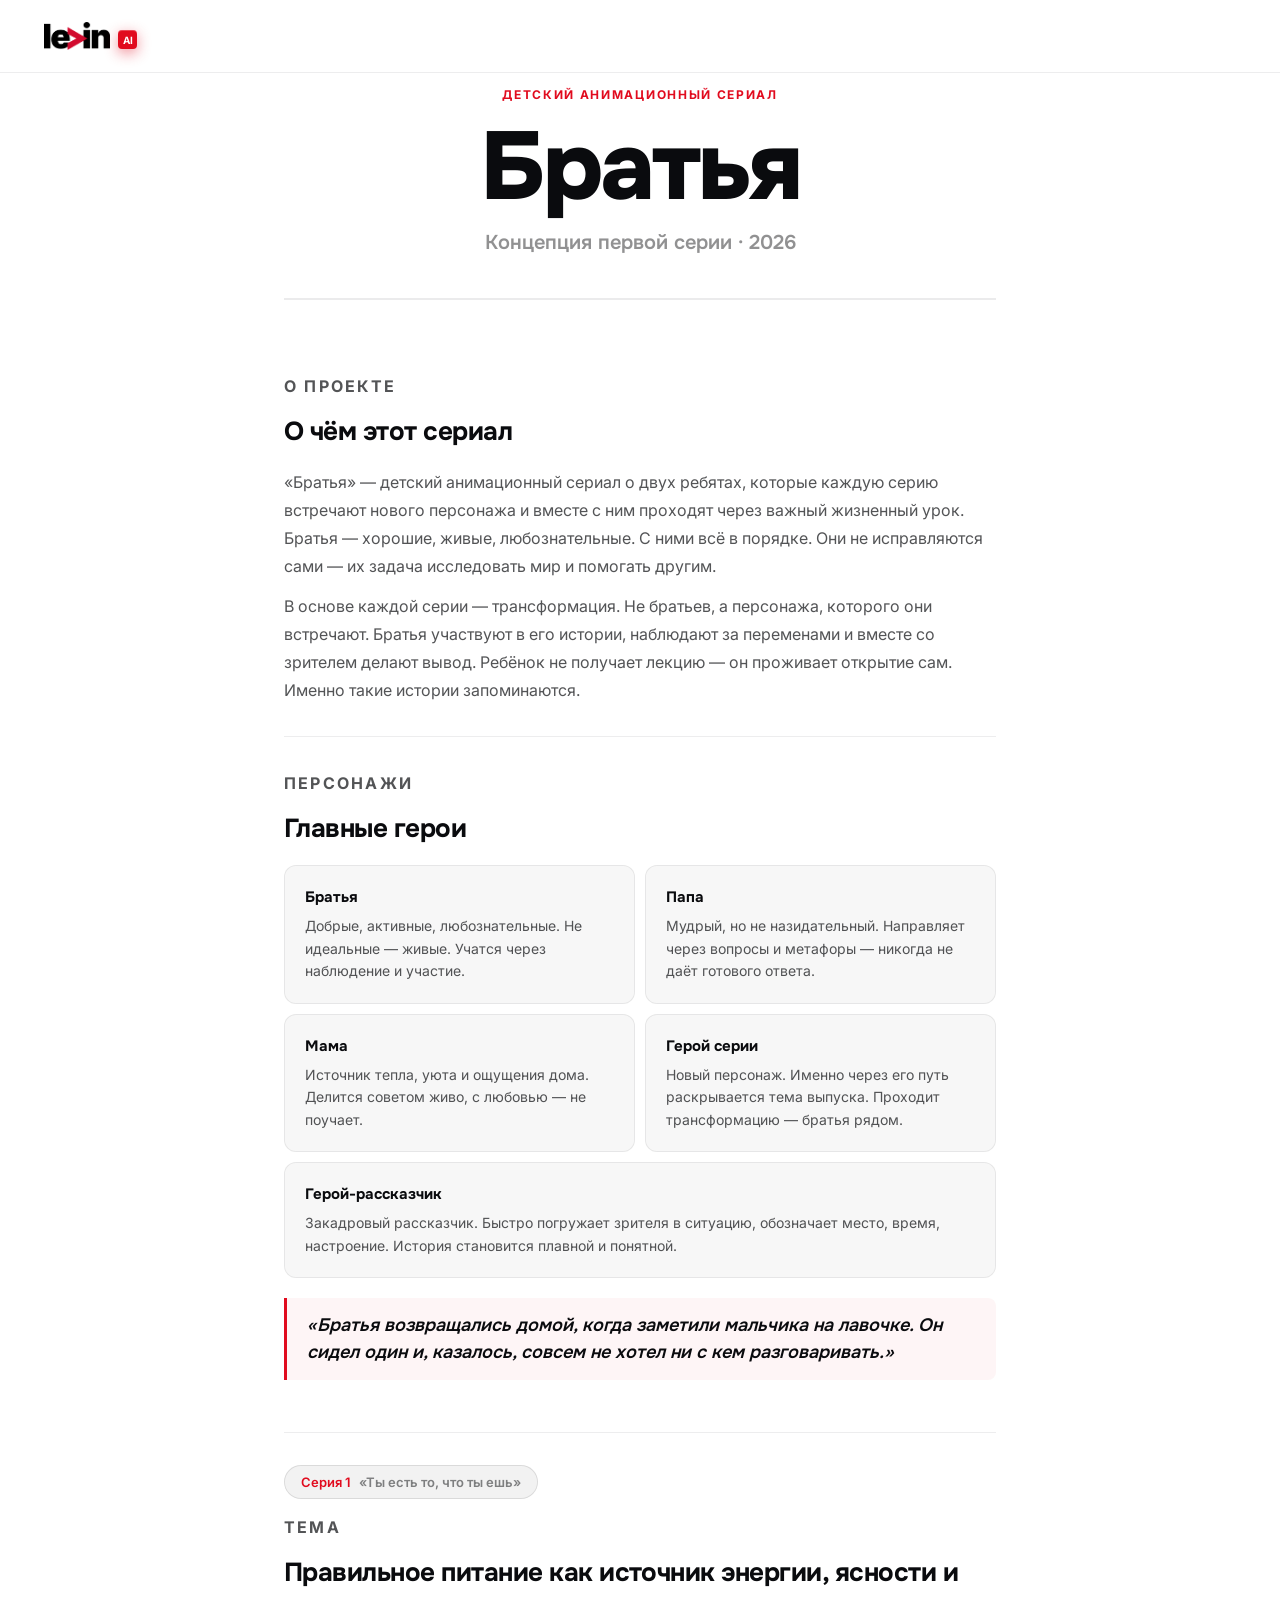
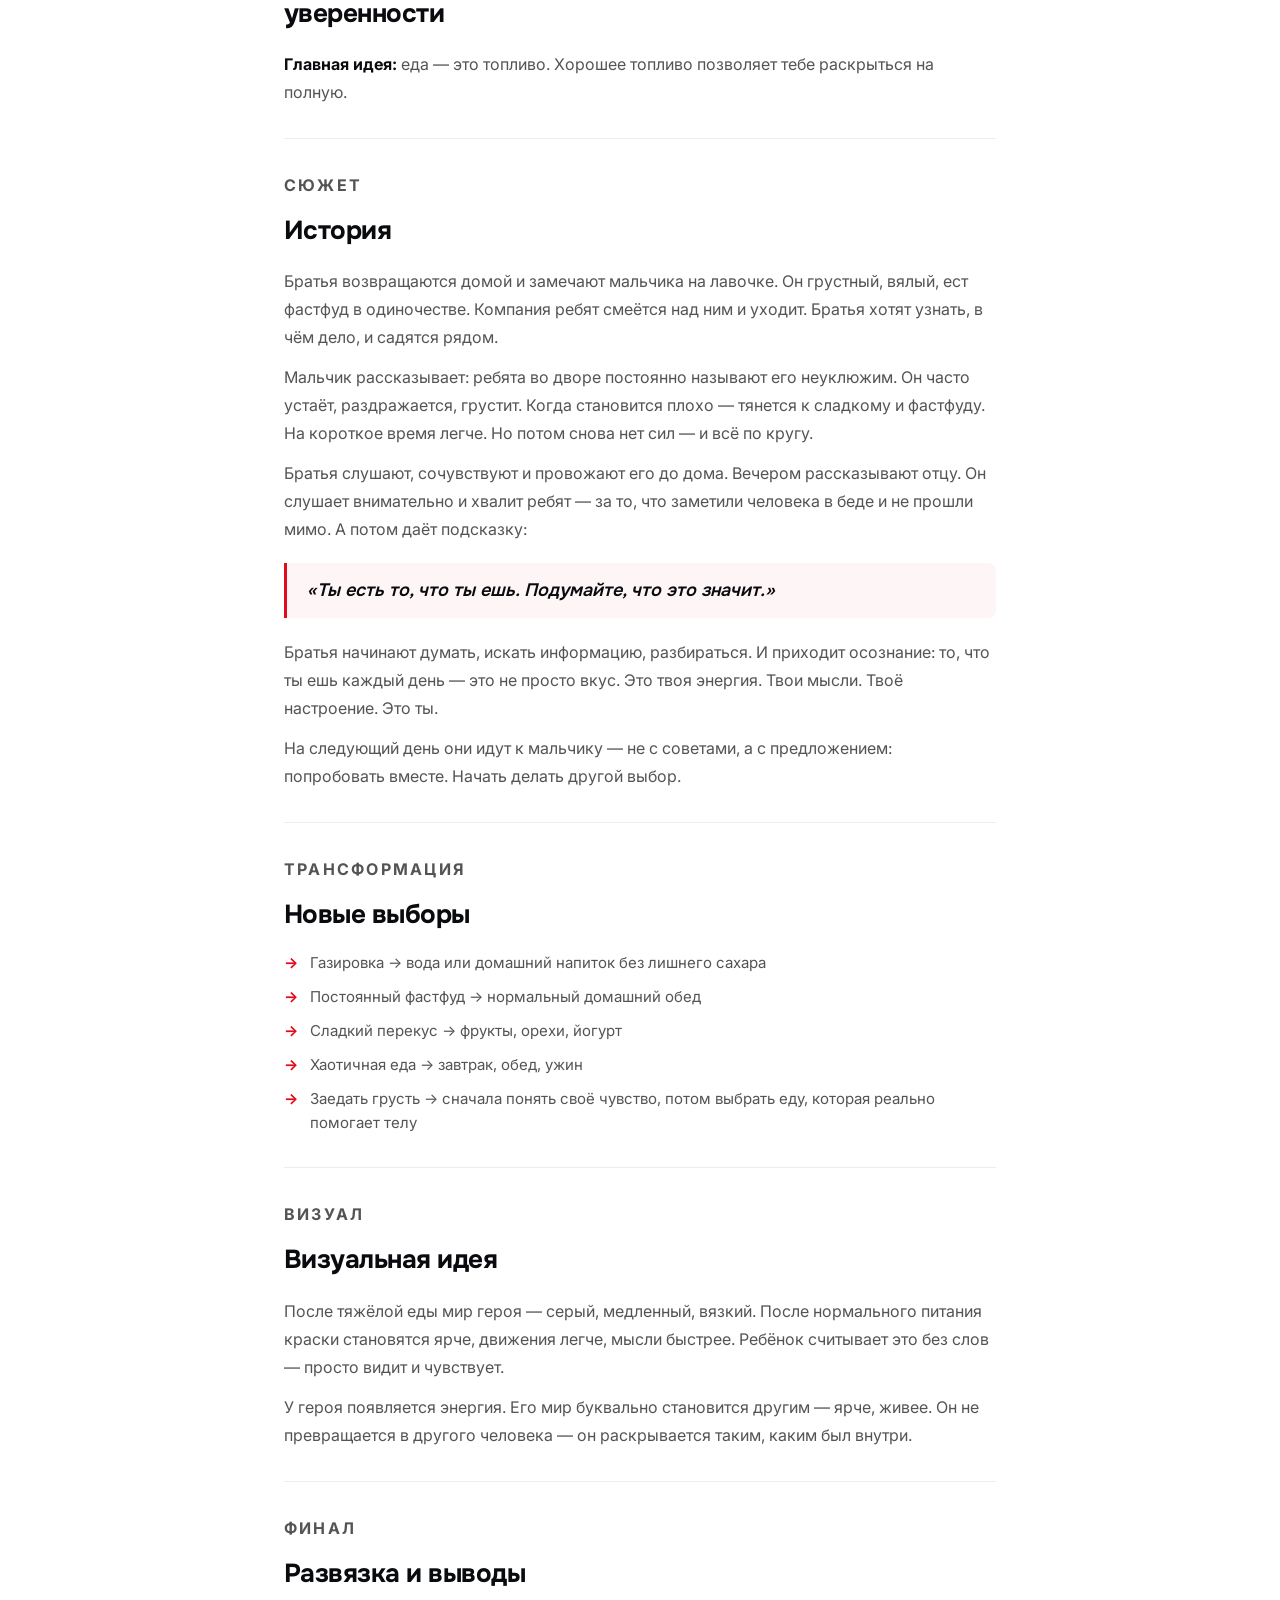
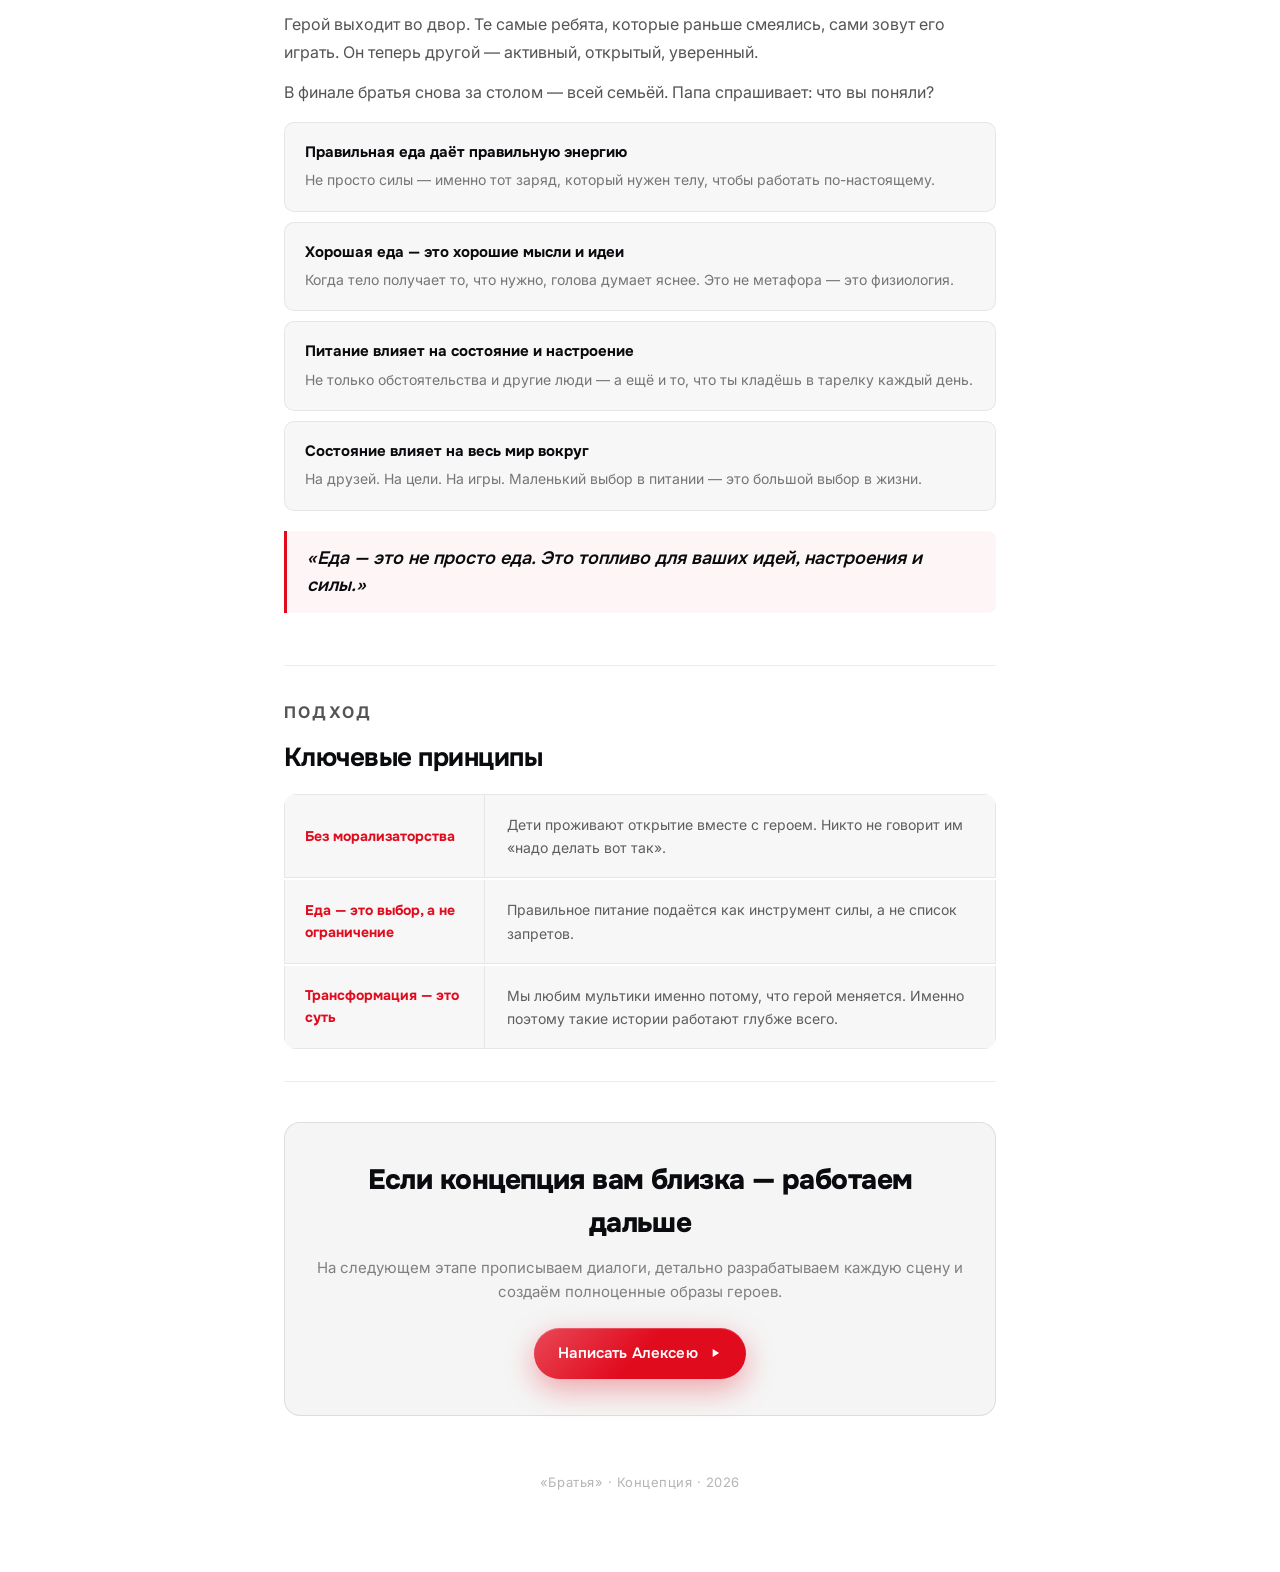
<file: koncept.html>
<!DOCTYPE html>
<html lang="ru" class="light">
<head>
  <meta charset="UTF-8" />
  <meta name="viewport" content="width=device-width, initial-scale=1.0" />
  <title>Братья — Концепция сериала · 2026</title>

  <script>document.documentElement.classList.add('has-js');</script>

  <link rel="preconnect" href="https://fonts.googleapis.com" />
  <link rel="preconnect" href="https://fonts.gstatic.com" crossorigin />
  <link href="https://fonts.googleapis.com/css2?family=Inter:wght@400;500;600;700&family=Onest:wght@400;500;600;700;800&display=swap" rel="stylesheet" />
  <link rel="stylesheet" href="styles.css" />

  <style>
    /* ===== FORCE LIGHT / DOCUMENT STYLE ===== */
    html, body {
      background: #fff !important;
      color: #0a0b0e !important;
    }

    .site-header {
      background: #fff !important;
      border-bottom: 1px solid rgba(10,11,14,0.07) !important;
    }

    /* ===== PAGE WRAPPER ===== */
    .doc-page {
      max-width: 760px;
      margin: 0 auto;
      padding: 80px 24px 80px;
    }

    /* ===== HERO ===== */
    .doc-hero {
      text-align: center;
      padding-bottom: 40px;
      border-bottom: 2px solid rgba(10,11,14,0.08);
      margin-bottom: 40px;
    }
    .doc-eyebrow {
      display: inline-block;
      font-size: 12px;
      font-weight: 700;
      letter-spacing: 0.14em;
      text-transform: uppercase;
      color: var(--red);
      margin-bottom: 14px;
    }
    .doc-title {
      font-family: var(--ff-display);
      font-size: clamp(52px, 8vw, 96px);
      font-weight: 800;
      letter-spacing: -0.03em;
      line-height: 1;
      color: #0a0b0e;
      margin-bottom: 12px;
    }
    .doc-subtitle {
      font-family: var(--ff-display);
      font-size: 20px;
      font-weight: 600;
      color: rgba(10,11,14,0.45);
    }

    /* ===== BLOCKS ===== */
    .doc-block {
      padding: 32px 0;
      border-bottom: 1px solid rgba(10,11,14,0.07);
    }
    .doc-block:last-child {
      border-bottom: none;
    }
    .doc-label {
      font-size: 11px;
      font-weight: 700;
      letter-spacing: 0.14em;
      text-transform: uppercase;
      color: var(--red);
      margin-bottom: 10px;
    }
    .doc-block h2 {
      font-family: var(--ff-display);
      font-size: clamp(20px, 2.5vw, 26px);
      font-weight: 700;
      letter-spacing: -0.02em;
      color: #0a0b0e;
      margin-bottom: 16px;
    }
    .doc-block p {
      font-size: 16px;
      line-height: 1.75;
      color: rgba(10,11,14,0.7);
      margin-bottom: 12px;
    }
    .doc-block p:last-child { margin-bottom: 0; }
    .doc-block strong { color: #0a0b0e; }

    /* ===== EPISODE TAG ===== */
    .episode-tag {
      display: inline-flex;
      align-items: center;
      gap: 8px;
      background: rgba(10,11,14,0.05);
      border: 1px solid rgba(10,11,14,0.1);
      border-radius: 100px;
      padding: 6px 16px;
      font-size: 13px;
      font-weight: 600;
      color: rgba(10,11,14,0.5);
      margin-bottom: 14px;
    }
    .episode-tag span { color: var(--red); }

    /* ===== QUOTE ===== */
    .doc-quote {
      border-left: 3px solid var(--red);
      padding: 14px 20px;
      margin: 20px 0;
      background: rgba(225,11,30,0.04);
      border-radius: 0 8px 8px 0;
    }
    .doc-quote p {
      font-family: var(--ff-display);
      font-size: 18px;
      font-style: italic;
      font-weight: 600;
      color: #0a0b0e !important;
      margin: 0 !important;
      line-height: 1.5;
    }

    /* ===== HEROES GRID ===== */
    .heroes-grid {
      display: grid;
      grid-template-columns: 1fr 1fr;
      gap: 10px;
    }
    .hero-card {
      padding: 20px;
      border-radius: 12px;
      background: rgba(10,11,14,0.03);
      border: 1px solid rgba(10,11,14,0.07);
    }
    .hero-card-name {
      font-family: var(--ff-display);
      font-size: 15px;
      font-weight: 700;
      color: #0a0b0e;
      margin-bottom: 6px;
    }
    .hero-card p {
      font-size: 14px !important;
      line-height: 1.6 !important;
      margin: 0 !important;
    }

    /* ===== CHOICES ===== */
    .choices-list {
      list-style: none;
      display: flex;
      flex-direction: column;
      gap: 10px;
      margin-top: 4px;
    }
    .choices-list li {
      display: flex;
      align-items: flex-start;
      gap: 12px;
      font-size: 15px;
      color: rgba(10,11,14,0.7);
      line-height: 1.6;
    }
    .choices-list li::before {
      content: '→';
      color: var(--red);
      font-weight: 700;
      flex-shrink: 0;
    }

    /* ===== CONCLUSIONS ===== */
    .conclusions-list {
      display: flex;
      flex-direction: column;
      gap: 10px;
    }
    .conclusion-item {
      padding: 18px 20px;
      border-radius: 10px;
      background: rgba(10,11,14,0.03);
      border: 1px solid rgba(10,11,14,0.07);
    }
    .conclusion-item strong {
      display: block;
      font-family: var(--ff-display);
      font-size: 15px;
      font-weight: 700;
      color: #0a0b0e;
      margin-bottom: 4px;
    }
    .conclusion-item p {
      font-size: 14px !important;
      margin: 0 !important;
      color: rgba(10,11,14,0.55) !important;
    }

    /* ===== PRINCIPLES ===== */
    .principles-grid {
      display: flex;
      flex-direction: column;
      gap: 2px;
      border-radius: 12px;
      overflow: hidden;
    }
    .principle-row {
      display: grid;
      grid-template-columns: 200px 1fr;
      background: rgba(10,11,14,0.03);
      border: 1px solid rgba(10,11,14,0.07);
    }
    .principle-row + .principle-row { border-top: none; }
    .principle-key {
      padding: 18px 20px;
      font-family: var(--ff-display);
      font-size: 14px;
      font-weight: 700;
      color: var(--red);
      border-right: 1px solid rgba(10,11,14,0.07);
      display: flex;
      align-items: center;
    }
    .principle-val {
      padding: 18px 22px;
      font-size: 14px;
      color: rgba(10,11,14,0.65);
      line-height: 1.65;
      display: flex;
      align-items: center;
    }

    /* ===== CTA ===== */
    .doc-cta {
      text-align: center;
      padding: 36px 32px;
      background: rgba(10,11,14,0.04);
      border: 1px solid rgba(10,11,14,0.1);
      border-radius: 16px;
      margin-top: 8px;
    }
    .doc-cta h2 {
      font-family: var(--ff-display);
      font-size: clamp(20px, 2.5vw, 28px);
      font-weight: 800;
      color: #0a0b0e !important;
      letter-spacing: -0.02em;
      margin-bottom: 10px;
    }
    .doc-cta p {
      font-size: 15px;
      color: rgba(10,11,14,0.5) !important;
      margin-bottom: 24px !important;
      line-height: 1.6;
    }

    /* ===== FOOTER ===== */
    .doc-footer {
      text-align: center;
      padding: 24px 0 0;
      font-size: 13px;
      color: rgba(10,11,14,0.3);
      letter-spacing: 0.04em;
    }

    /* ===== RESPONSIVE ===== */
    @media (max-width: 600px) {
      .heroes-grid { grid-template-columns: 1fr; }
      .principle-row { grid-template-columns: 1fr; }
      .principle-key { border-right: none; border-bottom: 1px solid rgba(10,11,14,0.07); }
    }
  </style>
</head>
<body>

  <svg xmlns="http://www.w3.org/2000/svg" style="display:none">
    <symbol id="playArrow" viewBox="0 0 24 24"><path d="M8 5v14l11-7z" fill="currentColor"/></symbol>
    <symbol id="logoArrow" viewBox="0 0 20 28"><path d="M0 0 L20 14 L0 28 Z" fill="currentColor"/></symbol>
  </svg>

  <!-- HEADER -->
  <header class="site-header" id="top">
    <div class="container header-inner">
      <span class="logo" aria-label="Levin AI">
        <img class="logo-img logo-img-dark" src="assets/logo-black.png" alt="le▸in" />
        <img class="logo-img logo-img-light" src="assets/logo.png" alt="le▸in" />
        <span class="logo-ai">AI</span>
      </span>
    </div>
  </header>

  <!-- ===== DOCUMENT ===== -->
  <div class="doc-page">

    <!-- Hero -->
    <div class="doc-hero">
      <p class="doc-eyebrow">Детский анимационный сериал</p>
      <h1 class="doc-title">Братья</h1>
      <p class="doc-subtitle">Концепция первой серии · 2026</p>
    </div>

    <!-- О сериале -->
    <div class="doc-block">
      <p class="doc-label">О проекте</p>
      <h2>О чём этот сериал</h2>
      <p>«Братья» — детский анимационный сериал о двух ребятах, которые каждую серию встречают нового персонажа и вместе с ним проходят через важный жизненный урок. Братья — хорошие, живые, любознательные. С ними всё в порядке. Они не исправляются сами — их задача исследовать мир и помогать другим.</p>
      <p>В основе каждой серии — трансформация. Не братьев, а персонажа, которого они встречают. Братья участвуют в его истории, наблюдают за переменами и вместе со зрителем делают вывод. Ребёнок не получает лекцию — он проживает открытие сам. Именно такие истории запоминаются.</p>
    </div>

    <!-- Герои -->
    <div class="doc-block">
      <p class="doc-label">Персонажи</p>
      <h2>Главные герои</h2>
      <div class="heroes-grid">
        <div class="hero-card">
          <div class="hero-card-name">Братья</div>
          <p>Добрые, активные, любознательные. Не идеальные — живые. Учатся через наблюдение и участие.</p>
        </div>
        <div class="hero-card">
          <div class="hero-card-name">Папа</div>
          <p>Мудрый, но не назидательный. Направляет через вопросы и метафоры — никогда не даёт готового ответа.</p>
        </div>
        <div class="hero-card">
          <div class="hero-card-name">Мама</div>
          <p>Источник тепла, уюта и ощущения дома. Делится советом живо, с любовью — не поучает.</p>
        </div>
        <div class="hero-card">
          <div class="hero-card-name">Герой серии</div>
          <p>Новый персонаж. Именно через его путь раскрывается тема выпуска. Проходит трансформацию — братья рядом.</p>
        </div>
      </div>
      <div class="hero-card" style="margin-top:10px">
        <div class="hero-card-name">Герой-рассказчик</div>
        <p>Закадровый рассказчик. Быстро погружает зрителя в ситуацию, обозначает место, время, настроение. История становится плавной и понятной.</p>
      </div>
      <div class="doc-quote">
        <p>«Братья возвращались домой, когда заметили мальчика на лавочке. Он сидел один и, казалось, совсем не хотел ни с кем разговаривать.»</p>
      </div>
    </div>

    <!-- Серия 1 -->
    <div class="doc-block">
      <div class="episode-tag"><span>Серия 1</span> «Ты есть то, что ты ешь»</div>
      <p class="doc-label">Тема</p>
      <h2>Правильное питание как источник энергии, ясности и уверенности</h2>
      <p><strong>Главная идея:</strong> еда — это топливо. Хорошее топливо позволяет тебе раскрыться на полную.</p>
    </div>

    <!-- Сюжет -->
    <div class="doc-block">
      <p class="doc-label">Сюжет</p>
      <h2>История</h2>
      <p>Братья возвращаются домой и замечают мальчика на лавочке. Он грустный, вялый, ест фастфуд в одиночестве. Компания ребят смеётся над ним и уходит. Братья хотят узнать, в чём дело, и садятся рядом.</p>
      <p>Мальчик рассказывает: ребята во дворе постоянно называют его неуклюжим. Он часто устаёт, раздражается, грустит. Когда становится плохо — тянется к сладкому и фастфуду. На короткое время легче. Но потом снова нет сил — и всё по кругу.</p>
      <p>Братья слушают, сочувствуют и провожают его до дома. Вечером рассказывают отцу. Он слушает внимательно и хвалит ребят — за то, что заметили человека в беде и не прошли мимо. А потом даёт подсказку:</p>
      <div class="doc-quote">
        <p>«Ты есть то, что ты ешь. Подумайте, что это значит.»</p>
      </div>
      <p>Братья начинают думать, искать информацию, разбираться. И приходит осознание: то, что ты ешь каждый день — это не просто вкус. Это твоя энергия. Твои мысли. Твоё настроение. Это ты.</p>
      <p>На следующий день они идут к мальчику — не с советами, а с предложением: попробовать вместе. Начать делать другой выбор.</p>
    </div>

    <!-- Новые выборы -->
    <div class="doc-block">
      <p class="doc-label">Трансформация</p>
      <h2>Новые выборы</h2>
      <ul class="choices-list">
        <li>Газировка → вода или домашний напиток без лишнего сахара</li>
        <li>Постоянный фастфуд → нормальный домашний обед</li>
        <li>Сладкий перекус → фрукты, орехи, йогурт</li>
        <li>Хаотичная еда → завтрак, обед, ужин</li>
        <li>Заедать грусть → сначала понять своё чувство, потом выбрать еду, которая реально помогает телу</li>
      </ul>
    </div>

    <!-- Визуальная идея -->
    <div class="doc-block">
      <p class="doc-label">Визуал</p>
      <h2>Визуальная идея</h2>
      <p>После тяжёлой еды мир героя — серый, медленный, вязкий. После нормального питания краски становятся ярче, движения легче, мысли быстрее. Ребёнок считывает это без слов — просто видит и чувствует.</p>
      <p>У героя появляется энергия. Его мир буквально становится другим — ярче, живее. Он не превращается в другого человека — он раскрывается таким, каким был внутри.</p>
    </div>

    <!-- Финал и выводы -->
    <div class="doc-block">
      <p class="doc-label">Финал</p>
      <h2>Развязка и выводы</h2>
      <p>Герой выходит во двор. Те самые ребята, которые раньше смеялись, сами зовут его играть. Он теперь другой — активный, открытый, уверенный.</p>
      <p>В финале братья снова за столом — всей семьёй. Папа спрашивает: что вы поняли?</p>
      <div class="conclusions-list" style="margin-top:16px">
        <div class="conclusion-item">
          <strong>Правильная еда даёт правильную энергию</strong>
          <p>Не просто силы — именно тот заряд, который нужен телу, чтобы работать по-настоящему.</p>
        </div>
        <div class="conclusion-item">
          <strong>Хорошая еда — это хорошие мысли и идеи</strong>
          <p>Когда тело получает то, что нужно, голова думает яснее. Это не метафора — это физиология.</p>
        </div>
        <div class="conclusion-item">
          <strong>Питание влияет на состояние и настроение</strong>
          <p>Не только обстоятельства и другие люди — а ещё и то, что ты кладёшь в тарелку каждый день.</p>
        </div>
        <div class="conclusion-item">
          <strong>Состояние влияет на весь мир вокруг</strong>
          <p>На друзей. На цели. На игры. Маленький выбор в питании — это большой выбор в жизни.</p>
        </div>
      </div>
      <div class="doc-quote" style="margin-top:20px">
        <p>«Еда — это не просто еда. Это топливо для ваших идей, настроения и силы.»</p>
      </div>
    </div>

    <!-- Принципы -->
    <div class="doc-block">
      <p class="doc-label">Подход</p>
      <h2>Ключевые принципы</h2>
      <div class="principles-grid">
        <div class="principle-row">
          <div class="principle-key">Без морализаторства</div>
          <div class="principle-val">Дети проживают открытие вместе с героем. Никто не говорит им «надо делать вот так».</div>
        </div>
        <div class="principle-row">
          <div class="principle-key">Еда — это выбор, а не ограничение</div>
          <div class="principle-val">Правильное питание подаётся как инструмент силы, а не список запретов.</div>
        </div>
        <div class="principle-row">
          <div class="principle-key">Трансформация — это суть</div>
          <div class="principle-val">Мы любим мультики именно потому, что герой меняется. Именно поэтому такие истории работают глубже всего.</div>
        </div>
      </div>
    </div>

    <!-- CTA -->
    <div class="doc-block" style="border-bottom:none">
      <div class="doc-cta">
        <h2>Если концепция вам близка — работаем дальше</h2>
        <p>На следующем этапе прописываем диалоги, детально разрабатываем каждую сцену и создаём полноценные образы героев.</p>
        <a href="https://t.me/AlexeyLewin" target="_blank" rel="noopener" class="btn btn-primary">
          <span>Написать Алексею</span>
          <svg class="btn-arrow" viewBox="0 0 24 24" aria-hidden="true"><use href="#playArrow"/></svg>
        </a>
      </div>
    </div>

    <!-- Footer -->
    <p class="doc-footer">«Братья» · Концепция · 2026</p>

  </div>

  <script src="script.js"></script>
</body>
</html>
</file>
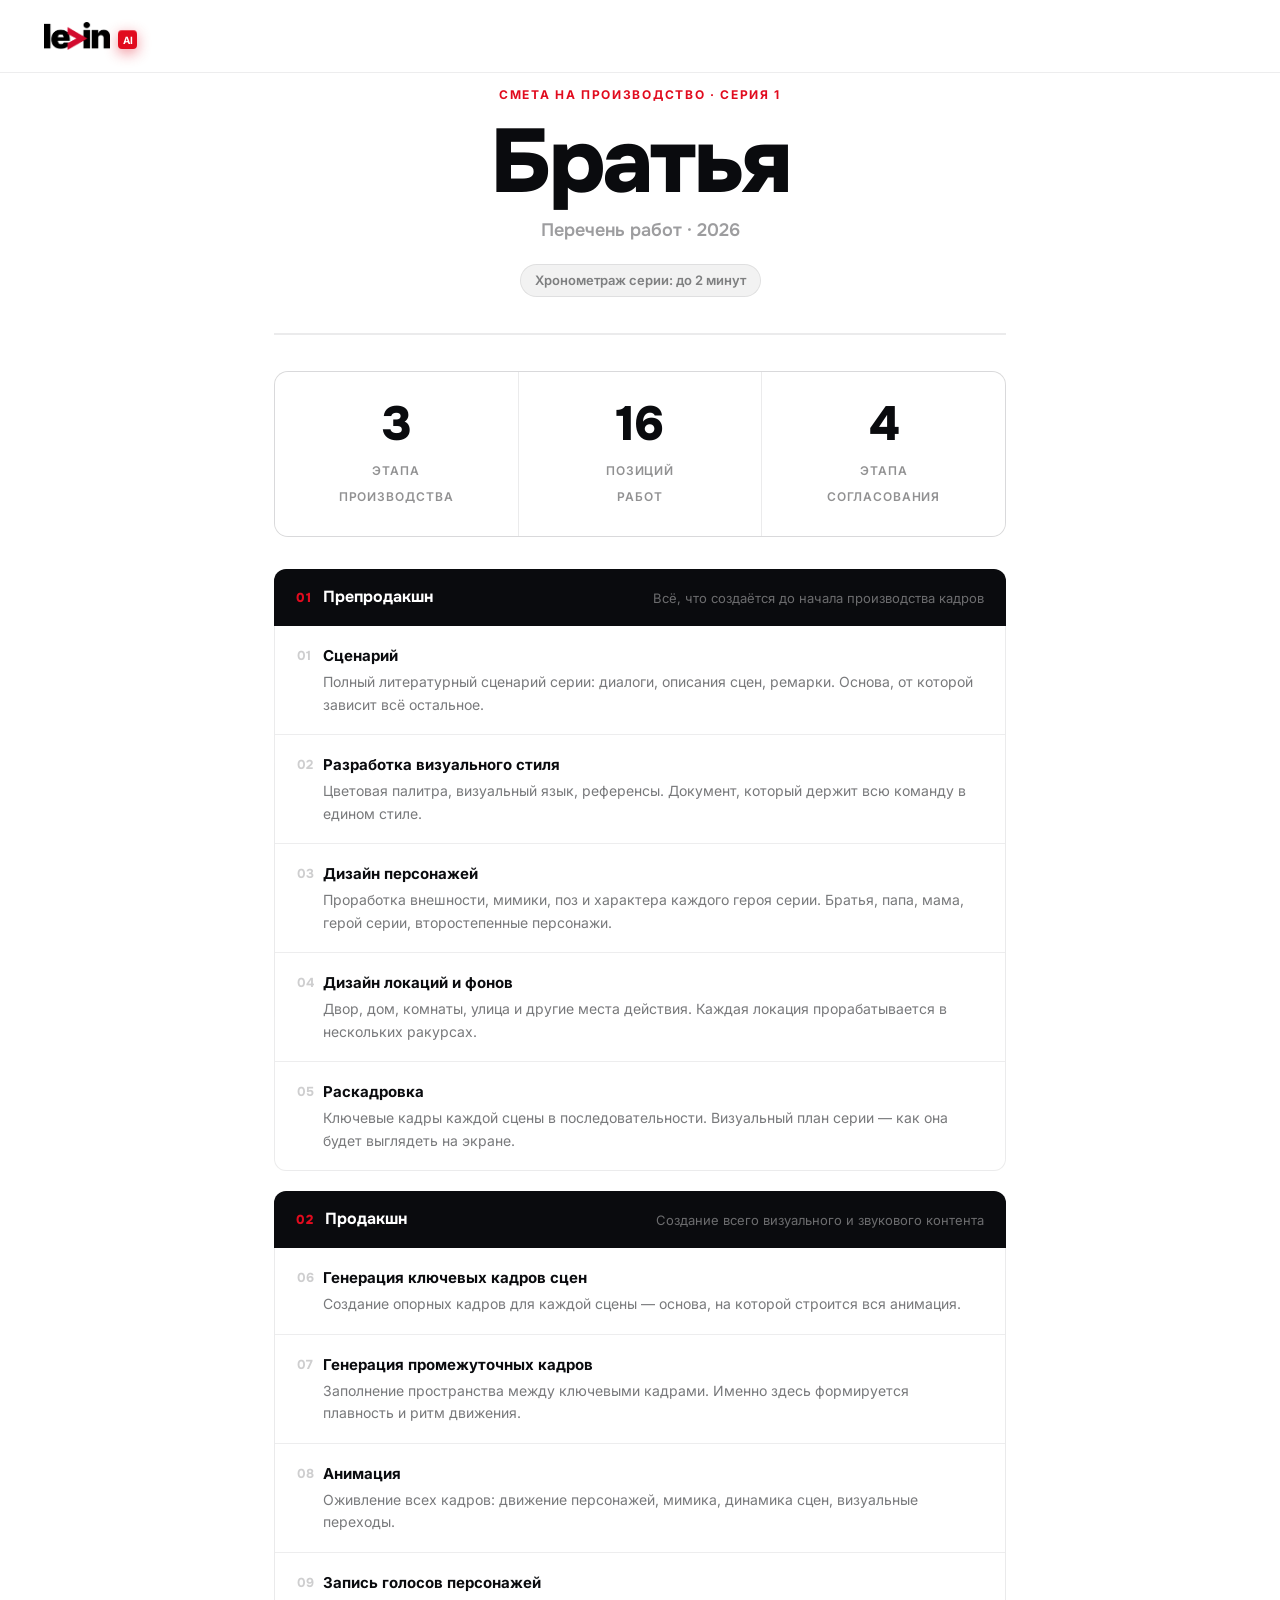
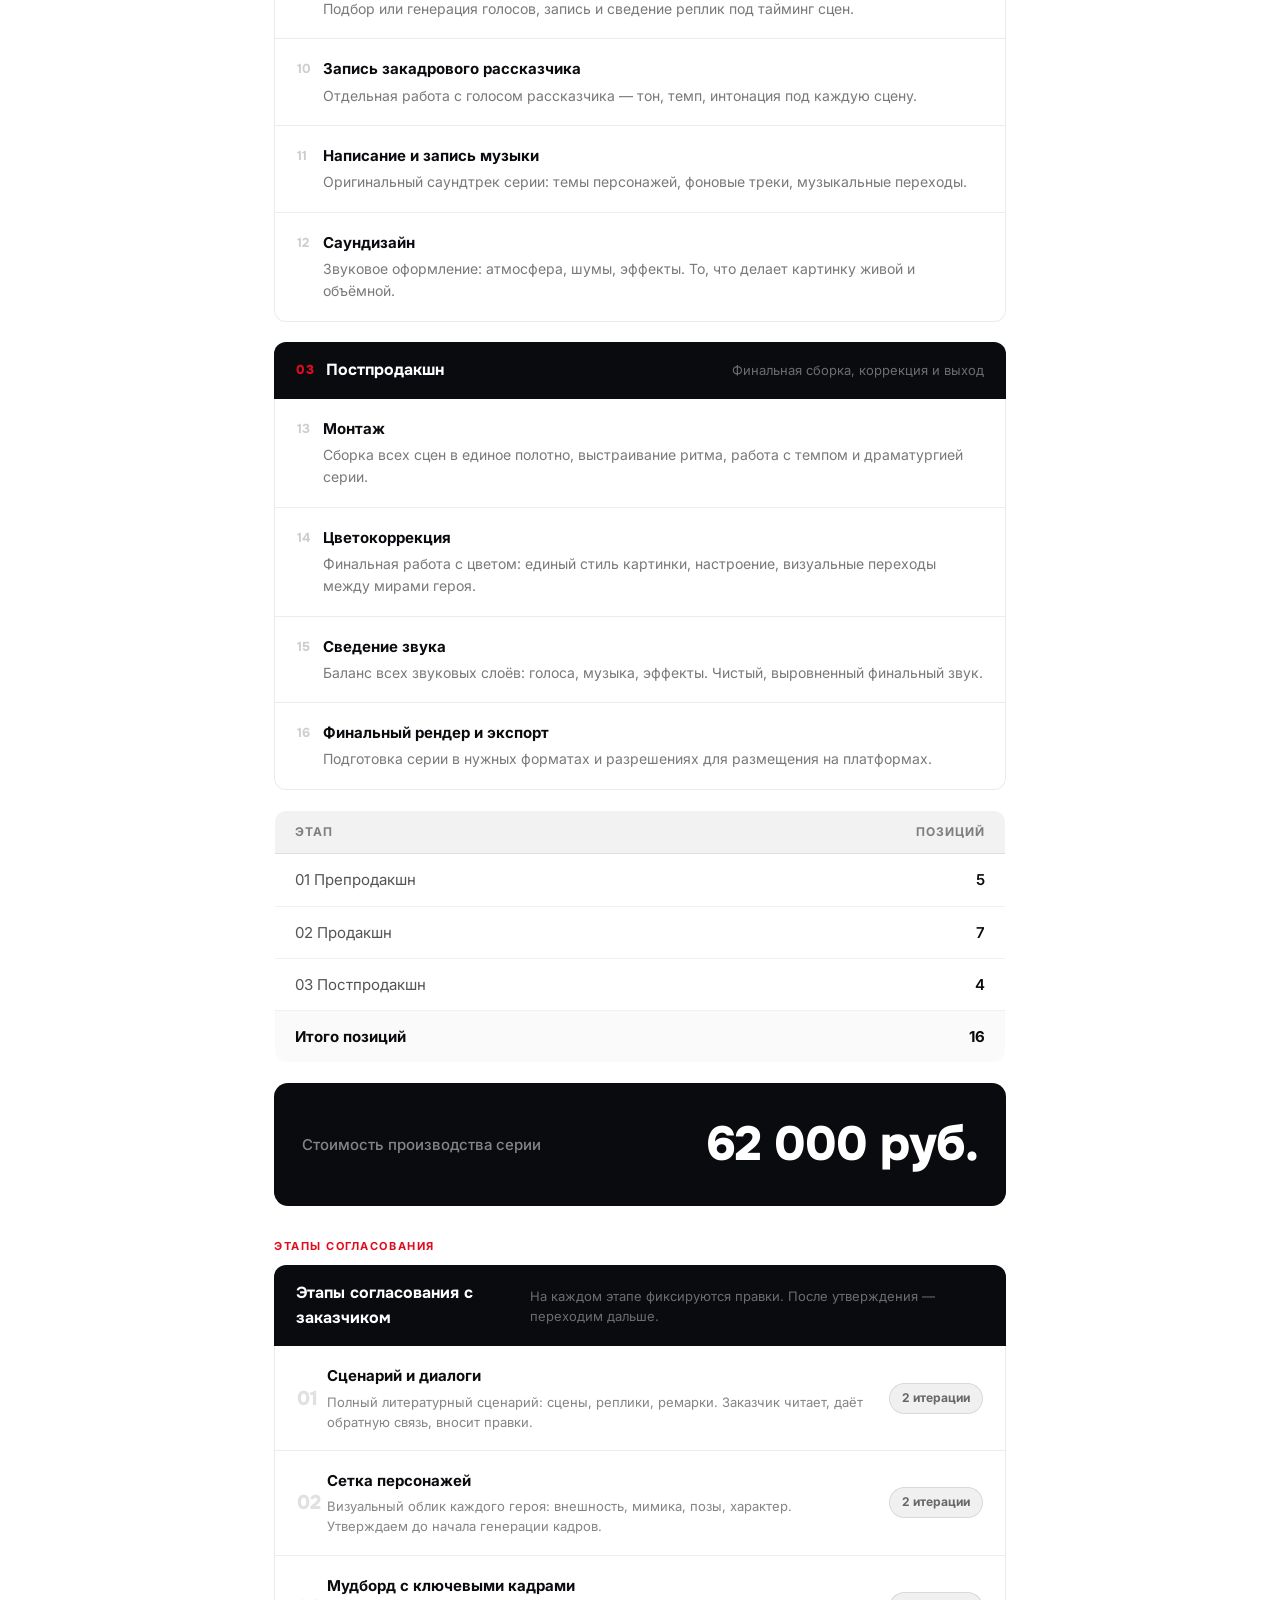
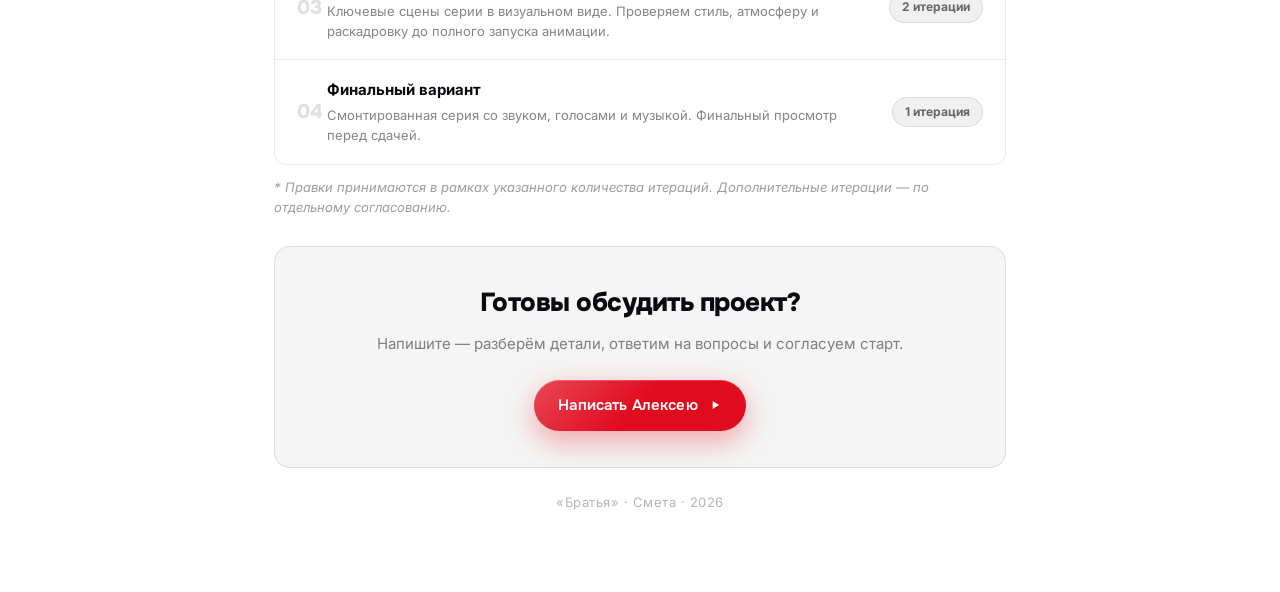
<file: price.html>
<!DOCTYPE html>
<html lang="ru" class="light">
<head>
  <meta charset="UTF-8" />
  <meta name="viewport" content="width=device-width, initial-scale=1.0" />
  <title>Братья — Смета на производство · Серия 1</title>

  <script>document.documentElement.classList.add('has-js');</script>

  <link rel="preconnect" href="https://fonts.googleapis.com" />
  <link rel="preconnect" href="https://fonts.gstatic.com" crossorigin />
  <link href="https://fonts.googleapis.com/css2?family=Inter:wght@400;500;600;700&family=Onest:wght@400;500;600;700;800&display=swap" rel="stylesheet" />
  <link rel="stylesheet" href="styles.css" />

  <style>
    html, body {
      background: #fff !important;
      color: #0a0b0e !important;
    }
    .site-header {
      background: #fff !important;
      border-bottom: 1px solid rgba(10,11,14,0.07) !important;
    }

    .doc-page {
      max-width: 780px;
      margin: 0 auto;
      padding: 80px 24px 80px;
    }

    /* HERO */
    .doc-hero {
      text-align: center;
      padding-bottom: 36px;
      border-bottom: 2px solid rgba(10,11,14,0.08);
      margin-bottom: 36px;
    }
    .doc-eyebrow {
      display: inline-block;
      font-size: 12px;
      font-weight: 700;
      letter-spacing: 0.14em;
      text-transform: uppercase;
      color: var(--red);
      margin-bottom: 12px;
    }
    .doc-title {
      font-family: var(--ff-display);
      font-size: clamp(52px, 8vw, 90px);
      font-weight: 800;
      letter-spacing: -0.03em;
      line-height: 1;
      color: #0a0b0e;
      margin-bottom: 10px;
    }
    .doc-subtitle {
      font-family: var(--ff-display);
      font-size: 18px;
      font-weight: 600;
      color: rgba(10,11,14,0.4);
      margin-bottom: 6px;
    }
    .doc-duration {
      display: inline-block;
      margin-top: 14px;
      font-size: 13px;
      font-weight: 600;
      color: rgba(10,11,14,0.5);
      background: rgba(10,11,14,0.05);
      border: 1px solid rgba(10,11,14,0.08);
      border-radius: 100px;
      padding: 5px 14px;
    }

    /* STATS */
    .doc-stats {
      display: grid;
      grid-template-columns: repeat(3, 1fr);
      gap: 1px;
      background: rgba(10,11,14,0.08);
      border: 1px solid rgba(10,11,14,0.08);
      border-radius: 14px;
      overflow: hidden;
      margin-bottom: 32px;
    }
    .doc-stat {
      background: #fff;
      padding: 28px 20px;
      text-align: center;
    }
    .doc-stat strong {
      display: block;
      font-family: var(--ff-display);
      font-size: 48px;
      font-weight: 800;
      color: #0a0b0e;
      letter-spacing: -0.02em;
      line-height: 1;
      margin-bottom: 8px;
    }
    .doc-stat span {
      font-size: 12px;
      color: rgba(10,11,14,0.45);
      text-transform: uppercase;
      letter-spacing: 0.08em;
      font-weight: 600;
    }

    /* STAGE HEADER */
    .stage-header {
      display: flex;
      align-items: center;
      justify-content: space-between;
      background: #0a0b0e;
      border-radius: 12px 12px 0 0;
      padding: 16px 22px;
      margin-bottom: 0;
    }
    .stage-header-left {
      display: flex;
      align-items: center;
      gap: 12px;
    }
    .stage-num {
      font-family: var(--ff-display);
      font-size: 13px;
      font-weight: 800;
      color: var(--red);
      letter-spacing: 0.05em;
    }
    .stage-name {
      font-family: var(--ff-display);
      font-size: 16px;
      font-weight: 700;
      color: #fff;
    }
    .stage-desc {
      font-size: 13px;
      color: rgba(255,255,255,0.4);
    }

    /* WORK ITEMS */
    .work-list {
      border: 1px solid rgba(10,11,14,0.08);
      border-top: none;
      border-radius: 0 0 12px 12px;
      overflow: hidden;
      margin-bottom: 20px;
    }
    .work-item {
      display: grid;
      grid-template-columns: 48px 1fr;
      gap: 0;
      border-bottom: 1px solid rgba(10,11,14,0.07);
      padding: 18px 22px 18px 0;
    }
    .work-item:last-child { border-bottom: none; }
    .work-num {
      font-family: var(--ff-display);
      font-size: 13px;
      font-weight: 700;
      color: rgba(10,11,14,0.2);
      padding-left: 22px;
      padding-top: 2px;
    }
    .work-content strong {
      display: block;
      font-size: 15px;
      font-weight: 700;
      color: #0a0b0e;
      margin-bottom: 4px;
    }
    .work-content p {
      font-size: 14px;
      color: rgba(10,11,14,0.55);
      line-height: 1.6;
      margin: 0;
    }

    /* SUMMARY TABLE */
    .summary-table {
      width: 100%;
      border-collapse: collapse;
      border: 1px solid rgba(10,11,14,0.08);
      border-radius: 12px;
      overflow: hidden;
      margin-bottom: 20px;
    }
    .summary-table th {
      background: rgba(10,11,14,0.05);
      padding: 12px 20px;
      text-align: left;
      font-size: 12px;
      font-weight: 700;
      letter-spacing: 0.08em;
      text-transform: uppercase;
      color: rgba(10,11,14,0.5);
      border-bottom: 1px solid rgba(10,11,14,0.08);
    }
    .summary-table th:last-child { text-align: right; }
    .summary-table td {
      padding: 14px 20px;
      font-size: 15px;
      color: rgba(10,11,14,0.7);
      border-bottom: 1px solid rgba(10,11,14,0.06);
    }
    .summary-table td:last-child { text-align: right; font-weight: 600; color: #0a0b0e; }
    .summary-table tr:last-child td { border-bottom: none; background: rgba(10,11,14,0.02); }
    .summary-table tr:last-child td { font-weight: 700; color: #0a0b0e; }

    /* PRICE BLOCK */
    .price-block {
      display: flex;
      align-items: center;
      justify-content: space-between;
      background: #0a0b0e;
      border-radius: 14px;
      padding: 24px 28px;
      margin-bottom: 32px;
    }
    .price-block-label {
      font-size: 15px;
      color: rgba(255,255,255,0.5);
      font-weight: 500;
    }
    .price-block-amount {
      font-family: var(--ff-display);
      font-size: clamp(32px, 5vw, 48px);
      font-weight: 800;
      color: #fff;
      letter-spacing: -0.02em;
    }

    /* APPROVAL */
    .doc-label {
      font-size: 11px;
      font-weight: 700;
      letter-spacing: 0.14em;
      text-transform: uppercase;
      color: var(--red);
      margin-bottom: 10px;
    }
    .approval-header {
      display: flex;
      align-items: center;
      justify-content: space-between;
      background: #0a0b0e;
      border-radius: 12px 12px 0 0;
      padding: 16px 22px;
    }
    .approval-list {
      border: 1px solid rgba(10,11,14,0.08);
      border-top: none;
      border-radius: 0 0 12px 12px;
      overflow: hidden;
      margin-bottom: 12px;
    }
    .approval-item {
      display: grid;
      grid-template-columns: 52px 1fr auto;
      align-items: center;
      gap: 0;
      border-bottom: 1px solid rgba(10,11,14,0.07);
      padding: 18px 22px 18px 0;
    }
    .approval-item:last-child { border-bottom: none; }
    .approval-item-num {
      font-family: var(--ff-display);
      font-size: 20px;
      font-weight: 800;
      color: rgba(10,11,14,0.12);
      padding-left: 22px;
    }
    .approval-item-content strong {
      display: block;
      font-size: 15px;
      font-weight: 700;
      color: #0a0b0e;
      margin-bottom: 4px;
    }
    .approval-item-content p {
      font-size: 13px;
      color: rgba(10,11,14,0.5);
      line-height: 1.55;
      margin: 0;
    }
    .approval-badge {
      background: rgba(10,11,14,0.06);
      border: 1px solid rgba(10,11,14,0.1);
      border-radius: 100px;
      padding: 5px 12px;
      font-size: 12px;
      font-weight: 700;
      color: rgba(10,11,14,0.6);
      white-space: nowrap;
      margin-left: 20px;
    }

    /* NOTE */
    .doc-note {
      font-size: 13px;
      color: rgba(10,11,14,0.4);
      font-style: italic;
      line-height: 1.6;
      margin-bottom: 28px;
    }

    /* CTA */
    .doc-cta {
      text-align: center;
      padding: 36px 32px;
      background: rgba(10,11,14,0.04);
      border: 1px solid rgba(10,11,14,0.1);
      border-radius: 16px;
      margin-top: 8px;
    }
    .doc-cta h2 {
      font-family: var(--ff-display);
      font-size: clamp(20px, 2.5vw, 26px);
      font-weight: 800;
      color: #0a0b0e;
      letter-spacing: -0.02em;
      margin-bottom: 8px;
    }
    .doc-cta p {
      font-size: 15px;
      color: rgba(10,11,14,0.5);
      margin-bottom: 24px;
      line-height: 1.6;
    }

    .doc-footer {
      text-align: center;
      padding: 24px 0 0;
      font-size: 13px;
      color: rgba(10,11,14,0.3);
      letter-spacing: 0.04em;
    }

    @media (max-width: 600px) {
      .doc-stats { grid-template-columns: 1fr; }
      .stage-header { flex-direction: column; align-items: flex-start; gap: 4px; }
      .price-block { flex-direction: column; align-items: flex-start; gap: 8px; }
      .approval-item { grid-template-columns: 42px 1fr; }
      .approval-badge { display: none; }
    }
  </style>
</head>
<body>

  <svg xmlns="http://www.w3.org/2000/svg" style="display:none">
    <symbol id="playArrow" viewBox="0 0 24 24"><path d="M8 5v14l11-7z" fill="currentColor"/></symbol>
    <symbol id="logoArrow" viewBox="0 0 20 28"><path d="M0 0 L20 14 L0 28 Z" fill="currentColor"/></symbol>
  </svg>

  <!-- HEADER -->
  <header class="site-header" id="top">
    <div class="container header-inner">
      <span class="logo" aria-label="Levin AI">
        <img class="logo-img logo-img-dark" src="assets/logo-black.png" alt="le▸in" />
        <img class="logo-img logo-img-light" src="assets/logo.png" alt="le▸in" />
        <span class="logo-ai">AI</span>
      </span>
    </div>
  </header>

  <div class="doc-page">

    <!-- HERO -->
    <div class="doc-hero">
      <p class="doc-eyebrow">Смета на производство · Серия 1</p>
      <h1 class="doc-title">Братья</h1>
      <p class="doc-subtitle">Перечень работ · 2026</p>
      <span class="doc-duration">Хронометраж серии: до 2 минут</span>
    </div>

    <!-- STATS -->
    <div class="doc-stats">
      <div class="doc-stat">
        <strong>3</strong>
        <span>этапа<br/>производства</span>
      </div>
      <div class="doc-stat">
        <strong>16</strong>
        <span>позиций<br/>работ</span>
      </div>
      <div class="doc-stat">
        <strong>4</strong>
        <span>этапа<br/>согласования</span>
      </div>
    </div>

    <!-- 01 ПРЕПРОДАКШН -->
    <div class="stage-header">
      <div class="stage-header-left">
        <span class="stage-num">01</span>
        <span class="stage-name">Препродакшн</span>
      </div>
      <span class="stage-desc">Всё, что создаётся до начала производства кадров</span>
    </div>
    <div class="work-list">
      <div class="work-item">
        <span class="work-num">01</span>
        <div class="work-content">
          <strong>Сценарий</strong>
          <p>Полный литературный сценарий серии: диалоги, описания сцен, ремарки. Основа, от которой зависит всё остальное.</p>
        </div>
      </div>
      <div class="work-item">
        <span class="work-num">02</span>
        <div class="work-content">
          <strong>Разработка визуального стиля</strong>
          <p>Цветовая палитра, визуальный язык, референсы. Документ, который держит всю команду в едином стиле.</p>
        </div>
      </div>
      <div class="work-item">
        <span class="work-num">03</span>
        <div class="work-content">
          <strong>Дизайн персонажей</strong>
          <p>Проработка внешности, мимики, поз и характера каждого героя серии. Братья, папа, мама, герой серии, второстепенные персонажи.</p>
        </div>
      </div>
      <div class="work-item">
        <span class="work-num">04</span>
        <div class="work-content">
          <strong>Дизайн локаций и фонов</strong>
          <p>Двор, дом, комнаты, улица и другие места действия. Каждая локация прорабатывается в нескольких ракурсах.</p>
        </div>
      </div>
      <div class="work-item">
        <span class="work-num">05</span>
        <div class="work-content">
          <strong>Раскадровка</strong>
          <p>Ключевые кадры каждой сцены в последовательности. Визуальный план серии — как она будет выглядеть на экране.</p>
        </div>
      </div>
    </div>

    <!-- 02 ПРОДАКШН -->
    <div class="stage-header">
      <div class="stage-header-left">
        <span class="stage-num">02</span>
        <span class="stage-name">Продакшн</span>
      </div>
      <span class="stage-desc">Создание всего визуального и звукового контента</span>
    </div>
    <div class="work-list">
      <div class="work-item">
        <span class="work-num">06</span>
        <div class="work-content">
          <strong>Генерация ключевых кадров сцен</strong>
          <p>Создание опорных кадров для каждой сцены — основа, на которой строится вся анимация.</p>
        </div>
      </div>
      <div class="work-item">
        <span class="work-num">07</span>
        <div class="work-content">
          <strong>Генерация промежуточных кадров</strong>
          <p>Заполнение пространства между ключевыми кадрами. Именно здесь формируется плавность и ритм движения.</p>
        </div>
      </div>
      <div class="work-item">
        <span class="work-num">08</span>
        <div class="work-content">
          <strong>Анимация</strong>
          <p>Оживление всех кадров: движение персонажей, мимика, динамика сцен, визуальные переходы.</p>
        </div>
      </div>
      <div class="work-item">
        <span class="work-num">09</span>
        <div class="work-content">
          <strong>Запись голосов персонажей</strong>
          <p>Подбор или генерация голосов, запись и сведение реплик под тайминг сцен.</p>
        </div>
      </div>
      <div class="work-item">
        <span class="work-num">10</span>
        <div class="work-content">
          <strong>Запись закадрового рассказчика</strong>
          <p>Отдельная работа с голосом рассказчика — тон, темп, интонация под каждую сцену.</p>
        </div>
      </div>
      <div class="work-item">
        <span class="work-num">11</span>
        <div class="work-content">
          <strong>Написание и запись музыки</strong>
          <p>Оригинальный саундтрек серии: темы персонажей, фоновые треки, музыкальные переходы.</p>
        </div>
      </div>
      <div class="work-item">
        <span class="work-num">12</span>
        <div class="work-content">
          <strong>Саундизайн</strong>
          <p>Звуковое оформление: атмосфера, шумы, эффекты. То, что делает картинку живой и объёмной.</p>
        </div>
      </div>
    </div>

    <!-- 03 ПОСТПРОДАКШН -->
    <div class="stage-header">
      <div class="stage-header-left">
        <span class="stage-num">03</span>
        <span class="stage-name">Постпродакшн</span>
      </div>
      <span class="stage-desc">Финальная сборка, коррекция и выход</span>
    </div>
    <div class="work-list">
      <div class="work-item">
        <span class="work-num">13</span>
        <div class="work-content">
          <strong>Монтаж</strong>
          <p>Сборка всех сцен в единое полотно, выстраивание ритма, работа с темпом и драматургией серии.</p>
        </div>
      </div>
      <div class="work-item">
        <span class="work-num">14</span>
        <div class="work-content">
          <strong>Цветокоррекция</strong>
          <p>Финальная работа с цветом: единый стиль картинки, настроение, визуальные переходы между мирами героя.</p>
        </div>
      </div>
      <div class="work-item">
        <span class="work-num">15</span>
        <div class="work-content">
          <strong>Сведение звука</strong>
          <p>Баланс всех звуковых слоёв: голоса, музыка, эффекты. Чистый, выровненный финальный звук.</p>
        </div>
      </div>
      <div class="work-item">
        <span class="work-num">16</span>
        <div class="work-content">
          <strong>Финальный рендер и экспорт</strong>
          <p>Подготовка серии в нужных форматах и разрешениях для размещения на платформах.</p>
        </div>
      </div>
    </div>

    <!-- SUMMARY TABLE -->
    <table class="summary-table">
      <thead>
        <tr>
          <th>Этап</th>
          <th>Позиций</th>
        </tr>
      </thead>
      <tbody>
        <tr>
          <td>01 Препродакшн</td>
          <td>5</td>
        </tr>
        <tr>
          <td>02 Продакшн</td>
          <td>7</td>
        </tr>
        <tr>
          <td>03 Постпродакшн</td>
          <td>4</td>
        </tr>
        <tr>
          <td><strong>Итого позиций</strong></td>
          <td><strong>16</strong></td>
        </tr>
      </tbody>
    </table>

    <!-- PRICE -->
    <div class="price-block">
      <span class="price-block-label">Стоимость производства серии</span>
      <span class="price-block-amount">62 000 руб.</span>
    </div>

    <!-- APPROVAL -->
    <p class="doc-label">Этапы согласования</p>
    <div class="approval-header">
      <span class="stage-name">Этапы согласования с заказчиком</span>
      <span class="stage-desc">На каждом этапе фиксируются правки. После утверждения — переходим дальше.</span>
    </div>
    <div class="approval-list">
      <div class="approval-item">
        <span class="approval-item-num">01</span>
        <div class="approval-item-content">
          <strong>Сценарий и диалоги</strong>
          <p>Полный литературный сценарий: сцены, реплики, ремарки. Заказчик читает, даёт обратную связь, вносит правки.</p>
        </div>
        <span class="approval-badge">2 итерации</span>
      </div>
      <div class="approval-item">
        <span class="approval-item-num">02</span>
        <div class="approval-item-content">
          <strong>Сетка персонажей</strong>
          <p>Визуальный облик каждого героя: внешность, мимика, позы, характер. Утверждаем до начала генерации кадров.</p>
        </div>
        <span class="approval-badge">2 итерации</span>
      </div>
      <div class="approval-item">
        <span class="approval-item-num">03</span>
        <div class="approval-item-content">
          <strong>Мудборд с ключевыми кадрами</strong>
          <p>Ключевые сцены серии в визуальном виде. Проверяем стиль, атмосферу и раскадровку до полного запуска анимации.</p>
        </div>
        <span class="approval-badge">2 итерации</span>
      </div>
      <div class="approval-item">
        <span class="approval-item-num">04</span>
        <div class="approval-item-content">
          <strong>Финальный вариант</strong>
          <p>Смонтированная серия со звуком, голосами и музыкой. Финальный просмотр перед сдачей.</p>
        </div>
        <span class="approval-badge">1 итерация</span>
      </div>
    </div>

    <p class="doc-note">* Правки принимаются в рамках указанного количества итераций. Дополнительные итерации — по отдельному согласованию.</p>

    <!-- CTA -->
    <div class="doc-cta">
      <h2>Готовы обсудить проект?</h2>
      <p>Напишите — разберём детали, ответим на вопросы и согласуем старт.</p>
      <a href="https://t.me/AlexeyLewin" target="_blank" rel="noopener" class="btn btn-primary">
        <span>Написать Алексею</span>
        <svg class="btn-arrow" viewBox="0 0 24 24" aria-hidden="true"><use href="#playArrow"/></svg>
      </a>
    </div>

    <p class="doc-footer">«Братья» · Смета · 2026</p>

  </div>

  <script src="script.js"></script>
</body>
</html>
</file>
<file: styles.css>
/* ============================================
   Levin Video Production — Landing
   Red / Black / White + chrome 3D accents
============================================ */

:root {
  --red: #E10B1E;
  --red-deep: #6B0A14;
  --red-dark: #3a0609;
  --black: #0a0b0e;
  --black-2: #121318;
  --surface: #181a20;
  --white: #ffffff;
  --cream: #f6f5f1;
  --gray-50: #f2f3f5;
  --gray-100: #e6e7eb;
  --gray-300: #c0c3ca;
  --gray-500: #6b6f78;
  --gray-700: #2c2e35;

  --radius-sm: 12px;
  --radius: 20px;
  --radius-lg: 28px;

  --shadow-card: 0 10px 40px rgba(225, 11, 30, 0.08), 0 1px 2px rgba(0,0,0,0.4);
  --shadow-lift: 0 24px 80px rgba(225, 11, 30, 0.18);

  --ff-body: "Inter", -apple-system, BlinkMacSystemFont, "Helvetica Neue", Arial, sans-serif;
  --ff-display: "Onest", "Inter", sans-serif;

  --container: 1240px;
}

* { box-sizing: border-box; margin: 0; padding: 0; }

html { scroll-behavior: smooth; }

body {
  font-family: var(--ff-body);
  font-size: 17px;
  line-height: 1.55;
  color: var(--white);
  background: var(--black);
  -webkit-font-smoothing: antialiased;
  -moz-osx-font-smoothing: grayscale;
  overflow-x: hidden;
}

img { max-width: 100%; display: block; }

a { color: inherit; text-decoration: none; }

.container {
  width: 100%;
  max-width: var(--container);
  margin: 0 auto;
  padding: 0 24px;
}

/* ============ HEADER ============ */
.site-header {
  position: fixed;
  top: 0; left: 0; right: 0;
  z-index: 100;
  backdrop-filter: blur(14px);
  -webkit-backdrop-filter: blur(14px);
  background: rgba(10, 11, 14, 0.6);
  border-bottom: 1px solid rgba(255,255,255,0.06);
}

.header-inner {
  display: flex;
  align-items: center;
  justify-content: space-between;
  height: 72px;
  gap: 24px;
}

.logo {
  display: inline-flex;
  align-items: center;
  gap: 8px;
  font-family: var(--ff-display);
  font-weight: 700;
  font-size: 26px;
  letter-spacing: -0.02em;
  color: var(--white);
  line-height: 1;
}
.logo-img {
  display: block;
  height: 28px;
  width: auto;
}
.logo-img-light { display: none; }
html.light .logo-img-dark { display: none; }
html.light .logo-img-light { display: block; }
.logo-word {
  display: inline-flex;
  align-items: baseline;
  line-height: 1;
}
.logo-arrow {
  display: inline-block;
  width: 0.55em;
  height: 0.68em;
  color: var(--red);
  margin: 0 -0.04em;
  transform: translateY(0.08em);
  filter: drop-shadow(0 0 10px rgba(225,11,30,0.55));
}
.logo-ai {
  display: inline-flex;
  align-items: center;
  justify-content: center;
  width: 19px;
  height: 19px;
  font-family: var(--ff-body);
  font-size: 10px;
  font-weight: 700;
  letter-spacing: 0;
  background: var(--red);
  color: var(--white);
  border-radius: 4px;
  line-height: 1;
  /* The logo PNG has ~7.7px top padding and ~1.7px bottom padding (when rendered
     at 28px tall). Align the AI square with the visible "n" glyph, not the
     image bounds, by anchoring to the top with an offset that matches the n's
     top edge. */
  align-self: flex-start;
  margin-top: 8px;
  box-shadow: 0 4px 14px rgba(225,11,30,0.45),
              inset 0 1px 0 rgba(255,255,255,0.25);
}
.logo-sm { font-size: 22px; }

.nav {
  display: flex;
  gap: 32px;
  font-weight: 500;
  font-size: 15px;
}
.nav a {
  color: rgba(255,255,255,0.7);
  transition: color 0.2s;
  position: relative;
}
.nav a:hover { color: var(--white); }
.nav a::after {
  content: "";
  position: absolute;
  left: 0; bottom: -6px;
  width: 0; height: 2px;
  background: var(--red);
  transition: width 0.25s;
}
.nav a:hover::after { width: 100%; }

/* ============ BUTTONS ============ */
.btn {
  display: inline-flex;
  align-items: center;
  justify-content: center;
  gap: 10px;
  padding: 14px 24px;
  border-radius: 999px;
  font-family: var(--ff-display);
  font-weight: 600;
  font-size: 15px;
  letter-spacing: 0.01em;
  cursor: pointer;
  border: none;
  transition: transform 0.15s, box-shadow 0.25s, background 0.2s;
  white-space: nowrap;
}
.btn-sm { padding: 10px 18px; font-size: 14px; }
.btn-xl { padding: 20px 36px; font-size: 17px; }

.btn-primary {
  background: var(--red);
  color: var(--white);
  box-shadow: 0 10px 30px rgba(225, 11, 30, 0.35),
              inset 0 1px 0 rgba(255,255,255,0.2);
  position: relative;
  overflow: hidden;
}
.btn-primary::before {
  content: "";
  position: absolute;
  inset: 0;
  background: linear-gradient(135deg, rgba(255,255,255,0.25), transparent 50%);
  pointer-events: none;
}
.btn-primary:hover {
  transform: translateY(-2px);
  box-shadow: 0 16px 40px rgba(225, 11, 30, 0.5),
              inset 0 1px 0 rgba(255,255,255,0.25);
}

.btn-ghost {
  background: rgba(255,255,255,0.06);
  color: var(--white);
  border: 1px solid rgba(255,255,255,0.14);
  backdrop-filter: blur(10px);
}
.btn-ghost:hover {
  background: rgba(255,255,255,0.1);
  border-color: rgba(255,255,255,0.25);
}

.btn-arrow {
  width: 14px;
  height: 14px;
  transition: transform 0.2s;
}
.btn:hover .btn-arrow { transform: translateX(3px); }

/* ============ HERO ============ */
.hero {
  position: relative;
  padding: 140px 0 20px;
  min-height: min(100vh, 820px);
  overflow: hidden;
  background: radial-gradient(1200px 600px at 70% -10%, rgba(225,11,30,0.22), transparent 60%),
              radial-gradient(800px 400px at 20% 100%, rgba(107,10,20,0.3), transparent 60%),
              var(--black);
}
.hero::after {
  content: "";
  position: absolute;
  left: 0; right: 0; bottom: 0;
  height: 120px;
  background: linear-gradient(180deg, transparent 0%, var(--black) 100%);
  pointer-events: none;
  z-index: 2;
}

.hero-bg { position: absolute; inset: 0; z-index: 0; pointer-events: none; }

.grid-lines {
  position: absolute;
  inset: 0;
  background-image:
    linear-gradient(rgba(255,255,255,0.03) 1px, transparent 1px),
    linear-gradient(90deg, rgba(255,255,255,0.03) 1px, transparent 1px);
  background-size: 64px 64px;
  mask-image: radial-gradient(ellipse at center, black 30%, transparent 80%);
  -webkit-mask-image: radial-gradient(ellipse at center, black 30%, transparent 80%);
}
.grid-lines-red {
  background-image:
    linear-gradient(rgba(225,11,30,0.08) 1px, transparent 1px),
    linear-gradient(90deg, rgba(225,11,30,0.08) 1px, transparent 1px);
}

/* === 3D CHROME SHAPES (liquid metal PNG renders) === */
.shape-3d {
  position: absolute;
  display: block;
  pointer-events: none;
  user-select: none;
  object-fit: contain;
  will-change: transform;
  z-index: 1;
  /* Base target opacity (GSAP animates to this via --shape-opacity) */
  opacity: var(--shape-opacity, 0.85);
  filter: drop-shadow(0 30px 80px rgba(0,0,0,0.55))
          drop-shadow(0 10px 30px rgba(225,11,30,0.22));
  /* Soft perimeter fade — hides hard cutoffs on all 4 edges when the shape is
     clipped by a section boundary. Intersects a vertical and horizontal gradient
     so every side gets a ~14% fade. */
  -webkit-mask-image:
    linear-gradient(180deg, transparent 0%, rgba(0,0,0,0.4) 6%, #000 14%, #000 86%, rgba(0,0,0,0.4) 94%, transparent 100%),
    linear-gradient(90deg,  transparent 0%, rgba(0,0,0,0.4) 6%, #000 14%, #000 86%, rgba(0,0,0,0.4) 94%, transparent 100%);
  -webkit-mask-composite: source-in;
          mask-image:
    linear-gradient(180deg, transparent 0%, rgba(0,0,0,0.4) 6%, #000 14%, #000 86%, rgba(0,0,0,0.4) 94%, transparent 100%),
    linear-gradient(90deg,  transparent 0%, rgba(0,0,0,0.4) 6%, #000 14%, #000 86%, rgba(0,0,0,0.4) 94%, transparent 100%);
          mask-composite: intersect;
}

/* Light-section shapes: desaturate and blend with cream bg */
.section-light .shape-3d {
  mix-blend-mode: multiply;
  filter: drop-shadow(0 20px 50px rgba(0,0,0,0.15));
  z-index: 0;
}

/* --- Hero --- */
.shape-hero-1 {
  --shape-opacity: 0.9;
  width: 520px; height: 780px;
  top: -120px; right: -140px;
}
.shape-hero-2 {
  --shape-opacity: 0.55;
  width: 340px; height: 500px;
  bottom: -160px; left: -120px;
}

/* --- Pain (dark) --- */
.shape-pain {
  --shape-opacity: 0.4;
  width: 560px; height: 400px;
  top: 40px; right: -180px;
}

/* --- Result (light) --- */
.shape-result {
  --shape-opacity: 0.55;
  width: 440px; height: 560px;
  top: -40px; right: -160px;
}

/* --- Program (dark) --- */
.shape-program {
  --shape-opacity: 0.5;
  width: 360px; height: 560px;
  top: 12%; left: -140px;
}

/* --- Author (light) --- */
.shape-author {
  --shape-opacity: 0.45;
  width: 600px; height: 420px;
  bottom: -120px; right: -200px;
}

/* --- Testimonials (dark) --- */
.shape-testimonials {
  --shape-opacity: 0.45;
  width: 440px; height: 620px;
  top: 60px; left: -160px;
}

/* --- Price (feature — big center shape) --- */
.shape-price {
  --shape-opacity: 0.55;
  width: 640px; height: 640px;
  top: 50%; left: 50%;
  margin: -320px 0 0 -320px;
  z-index: 0;
}

/* --- FAQ (light) --- */
.shape-faq {
  --shape-opacity: 0.5;
  width: 380px; height: 480px;
  bottom: -140px; left: -140px;
}

/* --- Final CTA --- */
.shape-final {
  --shape-opacity: 0.6;
  width: 760px; height: 1000px;
  bottom: -340px; right: -240px;
}

.red-glow {
  position: absolute;
  width: 700px; height: 700px;
  top: 20%; left: 28%;
  margin-left: -350px;
  background: radial-gradient(circle, rgba(225,11,30,0.25), transparent 60%);
  filter: blur(40px);
  z-index: 0;
}

.hero-inner {
  position: relative;
  z-index: 2;
  display: grid;
  grid-template-columns: 1.1fr 1fr;
  gap: 60px;
  align-items: center;
  padding-bottom: 80px;
}

.tag {
  display: inline-flex;
  align-items: center;
  gap: 10px;
  padding: 8px 16px;
  border-radius: 999px;
  background: rgba(225,11,30,0.12);
  border: 1px solid rgba(225,11,30,0.3);
  color: #ffb3ba;
  font-size: 13px;
  font-weight: 500;
  letter-spacing: 0.04em;
  text-transform: uppercase;
  margin-bottom: 28px;
}
.tag-dot {
  width: 8px; height: 8px;
  border-radius: 50%;
  background: var(--red);
  box-shadow: 0 0 10px var(--red);
  animation: pulse 2s ease-in-out infinite;
}
@keyframes pulse {
  0%, 100% { opacity: 1; transform: scale(1); }
  50% { opacity: 0.5; transform: scale(1.4); }
}

.hero-title {
  font-family: var(--ff-display);
  font-size: clamp(42px, 6vw, 84px);
  font-weight: 700;
  line-height: 0.98;
  letter-spacing: -0.03em;
  margin-bottom: 24px;
}

.title-accent {
  color: var(--red);
  position: relative;
  display: inline-block;
}
.title-sep {
  display: inline-block;
  color: rgba(255, 255, 255, 0.25);
  font-weight: 300;
  margin: 0 0.15em;
  transform: translateY(-0.04em);
}
html.light .title-sep { color: rgba(10, 11, 14, 0.2); }
.title-accent::after {
  content: "";
  position: absolute;
  left: 0; right: 0; bottom: 6%;
  height: 14%;
  background: var(--red);
  opacity: 0.18;
  z-index: -1;
  filter: blur(8px);
}

.hero-sub {
  font-size: 19px;
  color: rgba(255,255,255,0.7);
  max-width: 540px;
  margin-bottom: 36px;
}

.hero-cta {
  display: flex;
  gap: 14px;
  flex-wrap: wrap;
  margin-bottom: 48px;
}

.hero-meta {
  display: flex;
  gap: 40px;
  list-style: none;
  flex-wrap: wrap;
}
.hero-meta li {
  font-size: 14px;
  color: rgba(255,255,255,0.5);
  display: flex;
  flex-direction: column;
  gap: 2px;
}
.hero-meta strong {
  color: var(--white);
  font-size: 20px;
  font-family: var(--ff-display);
  font-weight: 600;
}

/* HERO VISUAL */
.hero-visual {
  position: relative;
  aspect-ratio: 1/1;
  max-width: 560px;
  justify-self: end;
  width: 100%;
  z-index: 3;
}

.visual-frame {
  position: absolute;
  top: 5%; left: 10%;
  width: 62%;
  aspect-ratio: 9/16;
  border-radius: 24px;
  overflow: hidden;
  box-shadow:
    0 30px 80px rgba(0,0,0,0.6),
    0 10px 30px rgba(225,11,30,0.3),
    inset 0 0 0 1px rgba(255,255,255,0.08);
  background: #000;
  transform: rotate(-4deg);
  z-index: 2;
}
.hero-video {
  width: 100%;
  height: 100%;
  object-fit: cover;
  display: block;
}
.visual-overlay {
  position: absolute;
  inset: 0;
  background: linear-gradient(180deg, transparent 92%, rgba(0,0,0,0.25));
  pointer-events: none;
}
.visual-badge {
  position: absolute;
  bottom: 14px; left: 14px;
  padding: 6px 12px;
  border-radius: 999px;
  background: rgba(0,0,0,0.6);
  backdrop-filter: blur(10px);
  font-size: 11px;
  font-weight: 500;
  letter-spacing: 0.08em;
  text-transform: uppercase;
  border: 1px solid rgba(255,255,255,0.15);
  color: var(--white);
}

.visual-shot {
  position: absolute;
  border-radius: 18px;
  background-size: cover;
  background-position: center;
  box-shadow:
    0 20px 50px rgba(0,0,0,0.6),
    inset 0 0 0 1px rgba(255,255,255,0.08);
  overflow: hidden;
}
.visual-shot-1 {
  width: 40%;
  aspect-ratio: 9/16;
  top: 0; right: 0;
  transform: rotate(6deg);
  z-index: 3;
}
.visual-shot-2 {
  width: 38%;
  aspect-ratio: 9/16;
  bottom: 4%;
  right: -14%;
  transform: rotate(3deg);
  z-index: 1;
}

.chrome-orb {
  position: absolute;
  width: 120px; height: 120px;
  border-radius: 50%;
  top: 55%; left: -5%;
  background: radial-gradient(circle at 35% 30%, #ffffff 0%, #c0c3ca 25%, #2a2d33 70%, #0a0b0e 100%);
  box-shadow:
    inset -10px -20px 40px rgba(255,255,255,0.15),
    0 20px 50px rgba(225,11,30,0.4);
  z-index: 4;
  animation: float 8s ease-in-out infinite;
}

/* ============ SECTIONS ============ */
.section {
  position: relative;
  padding: 80px 0;
  overflow: hidden;
}
/* Tighten the first section right after hero — hero already has bottom padding + fade */
#pain { padding-top: 40px; }
.section > .container { position: relative; z-index: 3; }

.section-dark { background: var(--black); }
.section-black { background: var(--black); }
.section-light {
  background: var(--cream);
  color: var(--black);
}

/* Soft seams: fade top/bottom overlays that blend with previous/next section.
   Multi-stop gradients approximate ease-in-out for a perceptually smooth fade. */
.section-seam-top::before,
.section-seam-bottom::after {
  content: "";
  position: absolute;
  left: 0; right: 0;
  height: 260px;
  pointer-events: none;
  z-index: 2;
}
/* dark → light: LIGHT section gets a dark fade at its top (smoothly appears) */
.section-light.section-seam-top::before {
  top: 0;
  height: 280px;
  background: linear-gradient(180deg,
    #0a0b0e 0%,
    rgba(10,11,14,0.97) 8%,
    rgba(10,11,14,0.88) 18%,
    rgba(10,11,14,0.72) 30%,
    rgba(10,11,14,0.52) 45%,
    rgba(10,11,14,0.30) 62%,
    rgba(10,11,14,0.14) 78%,
    rgba(10,11,14,0.04) 92%,
    transparent 100%);
}
/* light → dark: LIGHT section gets a dark fade at its bottom */
.section-light.section-seam-bottom::after {
  bottom: 0;
  height: 280px;
  background: linear-gradient(0deg,
    #0a0b0e 0%,
    rgba(10,11,14,0.97) 8%,
    rgba(10,11,14,0.88) 18%,
    rgba(10,11,14,0.72) 30%,
    rgba(10,11,14,0.52) 45%,
    rgba(10,11,14,0.30) 62%,
    rgba(10,11,14,0.14) 78%,
    rgba(10,11,14,0.04) 92%,
    transparent 100%);
}
/* Dark section's seam-top is intentionally empty in dark theme — the previous
   light section's seam-bottom already carries the full cream→dark fade. Adding
   a cream tint here would create a visible "lighter band" right at the boundary. */
.section-dark.section-seam-top::before {
  display: none;
}

.section-head {
  max-width: 760px;
  margin: 0 auto 48px;
  text-align: center;
}
.section-head-tight { margin-bottom: 32px; }

.eyebrow {
  display: inline-block;
  font-family: var(--ff-display);
  font-size: 12px;
  font-weight: 600;
  letter-spacing: 0.2em;
  text-transform: uppercase;
  color: var(--red);
  padding: 6px 14px;
  border: 1px solid rgba(225,11,30,0.35);
  border-radius: 999px;
  margin-bottom: 24px;
}
.eyebrow-dark {
  color: var(--red);
  border-color: rgba(225,11,30,0.25);
}

.section-title {
  font-family: var(--ff-display);
  font-size: clamp(32px, 4.4vw, 56px);
  font-weight: 700;
  letter-spacing: -0.02em;
  line-height: 1.05;
}
.section-title-dark { color: var(--black); }

/* In dark theme, force the result section title to white (visible on cream bg) */
:root:not(.light) #result .section-title { color: var(--white); }

.section-lead {
  margin-top: 20px;
  font-size: 18px;
  color: rgba(255,255,255,0.65);
}
.section-title-dark + .section-lead { color: var(--gray-500); }

/* ============ PAIN ============ */
.pain-grid {
  display: grid;
  grid-template-columns: repeat(2, 1fr);
  gap: 20px;
}
.pain-card {
  position: relative;
  padding: 36px 32px;
  border-radius: var(--radius);
  background: linear-gradient(180deg, var(--surface), var(--black-2));
  border: 1px solid rgba(255,255,255,0.06);
  transition: transform 0.3s, border-color 0.3s;
  overflow: hidden;
}
.pain-card::before {
  content: "";
  position: absolute;
  top: 0; left: 0;
  width: 100%; height: 2px;
  background: linear-gradient(90deg, transparent, var(--red), transparent);
  opacity: 0;
  transition: opacity 0.3s;
}
.pain-card:hover {
  transform: translateY(-4px);
  border-color: rgba(225,11,30,0.3);
}
.pain-card:hover::before { opacity: 1; }
.pain-num {
  font-family: var(--ff-display);
  font-size: 14px;
  font-weight: 600;
  color: var(--red);
  letter-spacing: 0.1em;
  margin-bottom: 14px;
}
.pain-card h3 {
  font-family: var(--ff-display);
  font-size: 24px;
  font-weight: 600;
  margin-bottom: 12px;
  letter-spacing: -0.01em;
}
.pain-card p {
  color: rgba(255,255,255,0.65);
  font-size: 16px;
}

/* Sub-section divider inside PAIN block */
.pain-divider {
  display: flex;
  align-items: center;
  gap: 18px;
  margin: 56px 0 28px;
  font-family: var(--ff-display);
  font-size: 14px;
  font-weight: 600;
  letter-spacing: 0.2em;
  text-transform: uppercase;
  color: rgba(255, 255, 255, 0.55);
}
.pain-divider::before {
  content: "";
  width: 36px;
  height: 2px;
  background: rgba(255, 255, 255, 0.35);
}
.pain-divider::after {
  content: "";
  flex: 1;
  height: 1px;
  background: linear-gradient(90deg, rgba(255, 255, 255, 0.12), transparent);
}
.pain-divider--opp { color: var(--red); }
.pain-divider--opp::before { background: var(--red); }
.pain-divider--opp::after { background: linear-gradient(90deg, rgba(225, 11, 30, 0.5), transparent); }

/* Opportunity card variant — always-on red top border */
.pain-card--opp::before { opacity: 1; }
.pain-card--opp {
  background: linear-gradient(180deg, rgba(225, 11, 30, 0.08), var(--black-2));
  border-color: rgba(225, 11, 30, 0.18);
}
.pain-card--opp:hover {
  border-color: rgba(225, 11, 30, 0.45);
}

/* ============ RESULT ============ */
.section-light .eyebrow { background: rgba(225,11,30,0.06); }

.result-grid {
  display: grid;
  grid-template-columns: repeat(4, 1fr);
  gap: 20px;
}
.result-card {
  display: flex;
  flex-direction: column;
  border-radius: var(--radius);
  background: var(--white);
  overflow: hidden;
  box-shadow: 0 4px 24px rgba(0,0,0,0.06);
  border: 1px solid rgba(0,0,0,0.06);
  transition: transform 0.3s, box-shadow 0.3s;
}
.result-card:hover {
  transform: translateY(-6px);
  box-shadow: 0 20px 50px rgba(225,11,30,0.15);
}
.result-img {
  aspect-ratio: 9/16;
  background-size: cover;
  background-position: center;
  background-color: #222;
}
.result-body { padding: 22px 22px 26px; }
.result-body h3 {
  font-family: var(--ff-display);
  font-size: 18px;
  font-weight: 600;
  margin-bottom: 8px;
  letter-spacing: -0.01em;
  line-height: 1.2;
}
.result-body p { color: var(--gray-500); font-size: 14px; line-height: 1.45; }

/* Result grid responsive: 4 → 2 columns on tablet, 1 column on mobile */
@media (max-width: 980px) {
  .result-grid { grid-template-columns: repeat(2, 1fr); }
}
@media (max-width: 560px) {
  .result-grid { grid-template-columns: 1fr; }
  .result-img { aspect-ratio: 9/14; }
}

/* ============ PROGRAM ============ */
.modules {
  display: grid;
  grid-template-columns: repeat(2, 1fr);
  gap: 20px;
}
.module {
  position: relative;
  padding: 40px;
  border-radius: var(--radius-lg);
  background:
    linear-gradient(180deg, rgba(225,11,30,0.06), transparent 40%),
    var(--surface);
  border: 1px solid rgba(255,255,255,0.06);
  transition: transform 0.3s, border-color 0.3s;
}
.module::after {
  content: "";
  position: absolute;
  top: 36px; right: 36px;
  width: 16px; height: 16px;
  background: var(--red);
  clip-path: polygon(20% 0, 100% 50%, 20% 100%, 10% 100%, 60% 50%, 10% 0);
  opacity: 0.4;
}
.module:hover {
  transform: translateY(-4px);
  border-color: rgba(225,11,30,0.3);
}
.module-head { margin-bottom: 24px; }
.module-num {
  display: inline-block;
  font-family: var(--ff-display);
  font-size: 13px;
  font-weight: 600;
  color: var(--red);
  background: rgba(225,11,30,0.12);
  padding: 5px 12px;
  border-radius: 999px;
  margin-bottom: 16px;
  letter-spacing: 0.08em;
}
.module-head h3 {
  font-family: var(--ff-display);
  font-size: 28px;
  font-weight: 600;
  letter-spacing: -0.01em;
  line-height: 1.15;
}
.module-list { list-style: none; display: flex; flex-direction: column; gap: 10px; }
.module-list li {
  position: relative;
  padding-left: 22px;
  color: rgba(255,255,255,0.75);
  font-size: 16px;
}
.module-list li::before {
  content: "";
  position: absolute;
  left: 0; top: 9px;
  width: 8px; height: 8px;
  background: var(--red);
  clip-path: polygon(0 0, 100% 50%, 0 100%);
}

/* ============ STRIP ============ */
.strip-grid {
  display: grid;
  grid-template-columns: repeat(3, 1fr);
  gap: 20px;
}
.strip-item {
  position: relative;
  border-radius: var(--radius);
  overflow: hidden;
  aspect-ratio: 4/3;
  background: var(--surface);
  border: 1px solid rgba(255,255,255,0.06);
}
.strip-item img {
  width: 100%; height: 100%;
  object-fit: cover;
  transition: transform 0.5s;
}
.strip-item:hover img { transform: scale(1.04); }
.strip-item span {
  position: absolute;
  bottom: 16px; left: 16px;
  padding: 6px 12px;
  border-radius: 999px;
  background: rgba(0,0,0,0.7);
  backdrop-filter: blur(10px);
  font-size: 12px;
  font-weight: 500;
  letter-spacing: 0.04em;
  border: 1px solid rgba(255,255,255,0.1);
  color: var(--white);
}

/* ============ AUTHOR ============ */
.author-grid {
  display: grid;
  grid-template-columns: 0.85fr 1fr;
  gap: 80px;
  align-items: center;
}
.author-photo-wrap {
  position: relative;
  border-radius: var(--radius-lg);
  overflow: hidden;
  aspect-ratio: 4/5;
  box-shadow: 0 30px 60px rgba(0,0,0,0.2);
}
.author-photo {
  width: 100%;
  height: 100%;
  object-fit: cover;
  filter: grayscale(100%) contrast(1.05);
}
.author-badge {
  position: absolute;
  bottom: 20px; left: 20px;
  padding: 12px 16px;
  border-radius: 14px;
  background: var(--red);
  color: var(--white);
  display: flex;
  align-items: center;
  gap: 10px;
  box-shadow: 0 10px 30px rgba(225,11,30,0.4);
}
.author-badge svg { width: 20px; height: 20px; color: var(--white); }
.author-badge strong {
  display: block;
  font-family: var(--ff-display);
  font-weight: 700;
  font-size: 15px;
  line-height: 1;
}
.author-badge span {
  display: block;
  font-size: 10px;
  letter-spacing: 0.1em;
  text-transform: uppercase;
  opacity: 0.85;
  margin-top: 2px;
}

.author-content .eyebrow { margin-bottom: 20px; }
.author-content .section-title { text-align: left; margin-bottom: 6px; }
.author-role {
  color: var(--red);
  font-weight: 500;
  margin-bottom: 24px;
  font-size: 17px;
}
.author-bio { display: flex; flex-direction: column; gap: 14px; margin-bottom: 36px; }
.author-bio p { color: var(--gray-700); font-size: 17px; }
.author-stats {
  display: flex;
  gap: 32px;
  list-style: none;
  border-top: 1px solid rgba(0,0,0,0.1);
  padding-top: 24px;
  flex-wrap: wrap;
}
.author-stats li { display: flex; flex-direction: column; gap: 4px; }
.author-stats strong {
  font-family: var(--ff-display);
  font-size: 32px;
  font-weight: 700;
  color: var(--red);
  line-height: 1;
}
.author-stats span { font-size: 13px; color: var(--gray-500); }

/* ============ TESTIMONIALS ============ */
.testimonials-grid {
  display: grid;
  grid-template-columns: repeat(3, 1fr);
  gap: 18px;
}
.testimonial {
  padding: 26px 24px;
  border-radius: var(--radius);
  background: linear-gradient(180deg, var(--surface), var(--black-2));
  border: 1px solid rgba(255,255,255,0.06);
  display: flex;
  flex-direction: column;
  gap: 16px;
}
.tm-stars {
  color: var(--red);
  font-size: 15px;
  letter-spacing: 2px;
}
.tm-text {
  font-size: 15px;
  color: rgba(255,255,255,0.85);
  line-height: 1.55;
}
.tm-person {
  display: flex;
  align-items: center;
  gap: 12px;
  padding-top: 8px;
  border-top: 1px solid rgba(255,255,255,0.06);
}
.tm-avatar {
  width: 40px; height: 40px;
  border-radius: 50%;
  flex-shrink: 0;
}
.tm-avatar-1 { background: radial-gradient(circle at 35% 30%, #ffd6da, #E10B1E 60%, #3a0609); }
.tm-avatar-2 { background: radial-gradient(circle at 35% 30%, #ffffff, #c0c3ca 40%, #2a2d33); }
.tm-avatar-3 { background: radial-gradient(circle at 35% 30%, #ffb3ba, #6B0A14 50%, #1a0308); }
.tm-avatar-4 { background: radial-gradient(circle at 35% 30%, #ffffff, #E10B1E 50%, #3a0609); }
.tm-person strong {
  display: block;
  font-family: var(--ff-display);
  font-weight: 600;
  font-size: 15px;
}
.tm-person span {
  display: block;
  font-size: 13px;
  color: rgba(255,255,255,0.55);
}

/* ============ PRICE ============ */
.section-price {
  position: relative;
  background: linear-gradient(180deg, #0a0b0e, #140306 60%, #0a0b0e);
  overflow: hidden;
}
.price-bg { position: absolute; inset: 0; z-index: 0; pointer-events: none; }

.price-card {
  position: relative;
  z-index: 2;
  padding: 56px;
  border-radius: var(--radius-lg);
  background:
    linear-gradient(180deg, rgba(225,11,30,0.1), rgba(225,11,30,0.02)),
    rgba(10,11,14,0.7);
  border: 1px solid rgba(225,11,30,0.3);
  backdrop-filter: blur(20px);
  display: grid;
  grid-template-columns: 1.3fr 1fr;
  gap: 48px;
  align-items: center;
  box-shadow: 0 40px 100px rgba(225,11,30,0.15);
}
.price-left .eyebrow { margin-bottom: 20px; }
.price-title {
  font-family: var(--ff-display);
  font-size: clamp(32px, 3.6vw, 44px);
  font-weight: 700;
  letter-spacing: -0.02em;
  line-height: 1.05;
  margin-bottom: 16px;
}
.price-desc { color: rgba(255,255,255,0.7); margin-bottom: 28px; font-size: 17px; }

.price-features { list-style: none; display: flex; flex-direction: column; gap: 12px; }
.price-features li {
  display: flex;
  align-items: flex-start;
  gap: 12px;
  font-size: 16px;
  color: rgba(255,255,255,0.85);
}
.price-features svg {
  width: 14px; height: 14px;
  color: var(--red);
  margin-top: 6px;
  flex-shrink: 0;
}
.price-features .bonus {
  margin-top: 8px;
  padding: 12px 16px;
  background: rgba(225,11,30,0.1);
  border: 1px dashed rgba(225,11,30,0.4);
  border-radius: 12px;
}
.price-features .bonus strong { color: var(--red); margin-right: 4px; }

.price-right {
  padding: 32px;
  border-radius: var(--radius);
  background: linear-gradient(180deg, rgba(255,255,255,0.04), transparent);
  border: 1px solid rgba(255,255,255,0.08);
  text-align: center;
}
.price-amount {
  display: flex;
  flex-direction: column;
  align-items: center;
  gap: 4px;
  margin-bottom: 24px;
}
.price-old {
  font-size: 18px;
  color: rgba(255,255,255,0.4);
  text-decoration: line-through;
}
.price-new {
  font-family: var(--ff-display);
  font-size: 56px;
  font-weight: 700;
  color: var(--white);
  line-height: 1;
  letter-spacing: -0.02em;
  text-shadow: 0 0 30px rgba(225,11,30,0.4);
}
.price-note {
  font-size: 13px;
  color: var(--red);
  letter-spacing: 0.05em;
  text-transform: uppercase;
  font-weight: 500;
  margin-top: 6px;
}
.price-right .btn { width: 100%; margin-bottom: 12px; }
.price-pay {
  font-size: 12px;
  color: rgba(255,255,255,0.4);
  letter-spacing: 0.04em;
}
.price-timer {
  margin: 0 0 20px;
  padding: 16px;
  border-radius: 14px;
  background: rgba(225,11,30,0.08);
  border: 1px solid rgba(225,11,30,0.25);
}
.price-timer-label {
  display: block;
  font-size: 12px;
  letter-spacing: 0.06em;
  text-transform: uppercase;
  color: rgba(255,255,255,0.7);
  margin-bottom: 10px;
}
.price-timer-clock {
  display: flex;
  align-items: flex-start;
  justify-content: center;
  gap: 8px;
}
.price-timer-cell {
  display: flex;
  flex-direction: column;
  align-items: center;
  min-width: 56px;
}
.price-timer-num {
  font-family: var(--ff-display);
  font-size: 32px;
  font-weight: 700;
  line-height: 1;
  color: var(--white);
  font-variant-numeric: tabular-nums;
  letter-spacing: -0.02em;
}
.price-timer-unit {
  margin-top: 6px;
  font-size: 10px;
  letter-spacing: 0.08em;
  text-transform: uppercase;
  color: rgba(255,255,255,0.5);
}
.price-timer-sep {
  font-family: var(--ff-display);
  font-size: 28px;
  font-weight: 700;
  color: rgba(255,255,255,0.35);
  line-height: 1;
  padding-top: 2px;
}

/* ============ FAQ ============ */
.faq-wrap { max-width: 820px; margin: 0 auto; }
.faq { display: flex; flex-direction: column; gap: 12px; }
.faq-item {
  background: var(--white);
  border: 1px solid rgba(0,0,0,0.08);
  border-radius: 16px;
  overflow: hidden;
  transition: border-color 0.2s, box-shadow 0.2s;
}
.faq-item[open] {
  border-color: rgba(225,11,30,0.4);
  box-shadow: 0 10px 30px rgba(225,11,30,0.08);
}
.faq-item summary {
  list-style: none;
  padding: 22px 28px;
  cursor: pointer;
  font-family: var(--ff-display);
  font-weight: 600;
  font-size: 17px;
  display: flex;
  align-items: center;
  justify-content: space-between;
  gap: 16px;
  color: var(--black);
}
.faq-item summary::-webkit-details-marker { display: none; }
.faq-icon {
  width: 22px; height: 22px;
  position: relative;
  flex-shrink: 0;
}
.faq-icon::before, .faq-icon::after {
  content: "";
  position: absolute;
  background: var(--red);
  border-radius: 2px;
  transition: transform 0.3s;
}
.faq-icon::before {
  top: 50%; left: 0;
  width: 100%; height: 2px;
  transform: translateY(-50%);
}
.faq-icon::after {
  top: 0; left: 50%;
  width: 2px; height: 100%;
  transform: translateX(-50%);
}
.faq-item[open] .faq-icon::after { transform: translateX(-50%) rotate(90deg); }
.faq-body {
  padding: 0 28px 24px;
  color: var(--gray-500);
  font-size: 16px;
  line-height: 1.6;
}

/* ============ FINAL CTA ============ */
.final-cta {
  position: relative;
  background: linear-gradient(180deg, #0a0b0e 0%, #0a0b0e 30%, #13050a 65%, #1a0308 100%);
  overflow: hidden;
  padding: 100px 0;
  text-align: center;
}
/* Top/bottom fade overlays — hide shape-final's clipped edges where the figure
   meets the section boundary. Overlays use the section bg color so the shape
   dissolves into the background instead of showing a sharp cut. */
.final-cta::before {
  content: "";
  position: absolute;
  top: 0; left: 0; right: 0;
  height: 160px;
  background: linear-gradient(180deg, #0a0b0e 0%, rgba(10,11,14,0.7) 40%, transparent 100%);
  z-index: 2;
  pointer-events: none;
}
.final-cta::after {
  content: "";
  position: absolute;
  bottom: 0; left: 0; right: 0;
  height: 140px;
  background: linear-gradient(0deg, #1a0308 0%, rgba(26,3,8,0.7) 40%, transparent 100%);
  z-index: 2;
  pointer-events: none;
}
.final-bg { position: absolute; inset: 0; z-index: 0; }
.final-inner { position: relative; z-index: 2; max-width: 760px; margin: 0 auto; }
.final-title {
  font-family: var(--ff-display);
  font-size: clamp(36px, 5vw, 68px);
  font-weight: 700;
  letter-spacing: -0.025em;
  line-height: 1;
  margin-bottom: 20px;
}
.final-sub {
  color: rgba(255,255,255,0.6);
  font-size: 17px;
  margin-bottom: 36px;
}

/* ============ FOOTER ============ */
.footer {
  background: #050608;
  padding: 56px 0 40px;
  border-top: 1px solid rgba(255,255,255,0.06);
}
.footer-inner {
  display: grid;
  grid-template-columns: 1fr auto 1fr;
  gap: 40px;
  align-items: center;
}
.footer-brand p {
  margin-top: 12px;
  font-size: 13px;
  color: rgba(255,255,255,0.4);
  line-height: 1.5;
}
.footer-contacts { text-align: center; }
.footer-label {
  display: block;
  font-size: 11px;
  letter-spacing: 0.2em;
  text-transform: uppercase;
  color: rgba(255,255,255,0.4);
  margin-bottom: 12px;
  font-family: var(--ff-display);
  font-weight: 600;
}
.footer-buttons {
  display: inline-flex;
  gap: 8px;
  flex-wrap: wrap;
  justify-content: center;
}
.btn-contact {
  padding: 10px 18px;
  border-radius: 999px;
  background: rgba(255,255,255,0.06);
  border: 1px solid rgba(255,255,255,0.1);
  font-size: 14px;
  font-weight: 500;
  color: var(--white);
  transition: all 0.2s;
}
.btn-contact:hover {
  background: var(--red);
  border-color: var(--red);
  transform: translateY(-1px);
}
.footer-legal {
  display: flex;
  gap: 20px;
  justify-content: flex-end;
  font-size: 13px;
}
.footer-legal a {
  color: rgba(255,255,255,0.4);
  transition: color 0.2s;
}
.footer-legal a:hover { color: var(--red); }

.footer-requisites {
  margin-top: 40px;
  padding-top: 28px;
  border-top: 1px solid rgba(255,255,255,0.06);
}
.requisites-grid {
  display: grid;
  grid-template-columns: repeat(4, 1fr);
  gap: 20px 32px;
}
.requisite-item { display: flex; flex-direction: column; gap: 6px; }
.requisite-label {
  font-size: 11px;
  letter-spacing: 0.18em;
  text-transform: uppercase;
  color: rgba(255,255,255,0.4);
  font-family: var(--ff-display);
  font-weight: 600;
}
.requisite-value {
  font-size: 14px;
  color: rgba(255,255,255,0.78);
  line-height: 1.5;
}
.requisite-link { transition: color 0.2s; }
.requisite-link:hover { color: var(--red); }

/* ============ GSAP: initial hidden state (FOUC prevention) ============
   Applied only when <html class="has-js"> — i.e. JS is ready to animate.
   Without JS, elements remain visible (graceful degradation).
   GSAP later animates these to visible via autoAlpha/y. */
html.has-js .tag,
html.has-js .hero-title,
html.has-js .hero-sub,
html.has-js .hero-cta,
html.has-js .hero-meta,
html.has-js .hero-visual,
html.has-js .section-head,
html.has-js .pain-card,
html.has-js .result-card,
html.has-js .module,
html.has-js .strip-item,
html.has-js .testimonial,
html.has-js .author-photo-wrap,
html.has-js .author-content,
html.has-js .price-card,
html.has-js .faq-item,
html.has-js .final-inner {
  opacity: 0;
  visibility: hidden;
}
/* Shapes also start hidden — revealed via scroll or on load */
html.has-js .shape-3d { opacity: 0; }

/* ============ RESPONSIVE ============ */
@media (max-width: 1024px) {
  .hero-inner { grid-template-columns: 1fr; gap: 40px; }
  .hero-visual { justify-self: center; max-width: 440px; }
  .author-grid { grid-template-columns: 1fr; gap: 40px; }
  .author-photo-wrap { max-width: 400px; justify-self: center; }
  .price-card { grid-template-columns: 1fr; padding: 40px; }
  .pain-grid, .modules, .result-grid, .testimonials-grid { grid-template-columns: 1fr; }
  .footer-inner { grid-template-columns: 1fr; text-align: center; }
  .footer-contacts { text-align: center; }
  .footer-legal { justify-content: center; }
  .requisites-grid { grid-template-columns: 1fr 1fr; }
  .requisite-item { align-items: center; text-align: center; }
}

@media (max-width: 720px) {
  body { font-size: 16px; }
  .nav { display: none; }
  .section { padding: 80px 0; }
  .hero { padding-top: 110px; }
  .section-head { margin-bottom: 44px; }
  .container { padding: 0 18px; }
  .strip-grid { grid-template-columns: 1fr; }
  .price-card { padding: 28px; }
  .price-new { font-size: 44px; }
  .price-timer-cell { min-width: 48px; }
  .price-timer-num { font-size: 26px; }
  .price-timer-sep { font-size: 22px; }
  .pain-card, .module { padding: 28px 22px; }
  .hero-cta { flex-direction: column; align-items: stretch; }
  .hero-cta .btn { justify-content: center; }
  .hero-meta { gap: 24px; }
  .author-stats { gap: 20px; }
  .author-stats strong { font-size: 26px; }
  .final-cta { padding: 80px 0; }
  .chrome-blob-1 { width: 320px; height: 320px; }
  .chrome-blob-2 { width: 240px; height: 240px; }
  .requisites-grid { grid-template-columns: 1fr; gap: 18px; }
}

@media (max-width: 420px) {
  .btn-xl { padding: 16px 24px; font-size: 15px; }
  .logo { font-size: 22px; }
  .logo-arrow { width: 18px; height: 18px; }
}

/* Reduce motion */
@media (prefers-reduced-motion: reduce) {
  *, *::before, *::after { animation-duration: 0.01ms !important; transition-duration: 0.15s !important; }
  .chrome-blob, .chrome-orb, .tag-dot { animation: none; }
  .marquee-track { animation: none; }
}

/* ============================================================
   [LIGHT THEME] — togglable via html.light
   ROLLBACK: delete this entire block (from the opening comment
   to the closing /* [/LIGHT THEME] */ marker). Nothing outside
   this block references it, so removal is clean.
   ============================================================ */

/* --- Theme toggle button --- */
.theme-toggle {
  display: inline-flex;
  align-items: center;
  justify-content: center;
  width: 36px; height: 36px;
  margin-right: 4px;
  padding: 0;
  border-radius: 50%;
  border: 1px solid rgba(255,255,255,0.1);
  background: rgba(255,255,255,0.04);
  color: var(--white);
  cursor: pointer;
  transition: background 0.2s, border-color 0.2s, transform 0.2s;
}
.theme-toggle:hover { background: rgba(255,255,255,0.1); transform: translateY(-1px); }
.theme-toggle .theme-icon--sun { display: none; }
html.light .theme-toggle {
  border-color: rgba(10,11,14,0.12);
  background: rgba(10,11,14,0.04);
  color: var(--black);
}
html.light .theme-toggle:hover { background: rgba(10,11,14,0.08); }
html.light .theme-toggle .theme-icon--sun { display: block; }
html.light .theme-toggle .theme-icon--moon { display: none; }

/* --- Body & hero --- */
html.light body {
  background: var(--white);
  color: var(--black);
}
html.light .hero {
  background:
    radial-gradient(1200px 600px at 70% -10%, rgba(225,11,30,0.09), transparent 60%),
    radial-gradient(800px 400px at 20% 100%, rgba(225,11,30,0.05), transparent 60%),
    var(--white);
}
html.light .grid-lines {
  background-image:
    linear-gradient(rgba(10,11,14,0.05) 1px, transparent 1px),
    linear-gradient(90deg, rgba(10,11,14,0.05) 1px, transparent 1px);
  opacity: 0.5;
}

/* --- Header --- */
html.light .site-header {
  background: rgba(255,255,255,0.7);
  border-bottom-color: rgba(10,11,14,0.08);
}
html.light .nav a { color: rgba(10,11,14,0.75); }
html.light .nav a:hover { color: var(--black); }

/* --- Buttons --- */
html.light .btn-ghost {
  background: rgba(10,11,14,0.05);
  color: var(--black);
  border: 1px solid rgba(10,11,14,0.1);
}
html.light .btn-ghost:hover { background: rgba(10,11,14,0.1); }

/* --- Text colors --- */
html.light .hero-title,
html.light .hero-sub,
html.light .section-head h2,
html.light .tag,
html.light .module-head h3,
html.light .pain-card h3,
html.light .testimonial p,
html.light .author-content h2,
html.light .faq-item summary,
html.light .faq-item p,
html.light .final-inner h2,
html.light .price-new { color: var(--black); }

html.light .hero-sub,
html.light .pain-card p,
html.light .module-list li,
html.light .author-text p,
html.light .faq-item p,
html.light .hero-meta,
html.light .tm-person span,
html.light .tm-text { color: rgba(10,11,14,0.7); }
html.light .tm-person strong { color: var(--black); }

/* --- Cards (pain / module / testimonial) --- */
html.light .pain-card,
html.light .module,
html.light .testimonial {
  background: linear-gradient(180deg, var(--white), #f7f7f9);
  border-color: rgba(10,11,14,0.08);
  box-shadow: 0 10px 32px rgba(10,11,14,0.06);
}
html.light .pain-card:hover,
html.light .module:hover {
  border-color: rgba(225,11,30,0.35);
  box-shadow: 0 14px 36px rgba(225,11,30,0.12);
}

/* Eyebrow pills */
html.light .eyebrow {
  background: rgba(225,11,30,0.08);
  color: var(--red);
}
html.light .section-light .eyebrow { background: rgba(225,11,30,0.1); }

/* --- Result cards (already on light cream section) --- */
html.light .result-card {
  background: var(--white);
  border-color: rgba(10,11,14,0.08);
  box-shadow: 0 10px 32px rgba(10,11,14,0.06);
}

/* --- Strip items --- */
html.light .strip-item {
  background: var(--white);
  border: 1px solid rgba(10,11,14,0.08);
  box-shadow: 0 10px 32px rgba(10,11,14,0.06);
}
html.light .strip-caption {
  background: rgba(255,255,255,0.85);
  color: var(--black);
  backdrop-filter: blur(10px);
  border: 1px solid rgba(10,11,14,0.08);
}

/* --- Author section --- */
html.light .author-stats strong { color: var(--black); }
html.light .author-stats span { color: rgba(10,11,14,0.65); }

/* In dark theme, force author-stats text to white (readable over silver shape on cream bg) */
:root:not(.light) .author-stats strong { color: var(--white); }
:root:not(.light) .author-stats span { color: rgba(255,255,255,0.7); }

/* --- Price card --- */
html.light .price-card {
  background: var(--white);
  border-color: rgba(10,11,14,0.08);
  box-shadow: 0 20px 60px rgba(10,11,14,0.1);
}
html.light .price-features li { color: rgba(10,11,14,0.75); }
html.light .price-old { color: rgba(10,11,14,0.4); }
html.light .price-timer { background: rgba(225,11,30,0.06); border-color: rgba(225,11,30,0.2); }
html.light .price-timer-label { color: rgba(10,11,14,0.7); }
html.light .price-timer-num { color: var(--black); }
html.light .price-timer-unit { color: rgba(10,11,14,0.5); }
html.light .price-timer-sep { color: rgba(10,11,14,0.3); }

/* --- FAQ --- */
html.light .faq-item {
  background: var(--white);
  border: 1px solid rgba(10,11,14,0.08);
}
html.light .faq-item summary { color: var(--black); }

/* --- Section backgrounds — flip dark to white, keep cream as warm accent --- */
html.light .section-dark { background: var(--white); }
html.light .section-black { background: var(--white); }
html.light .section-light { background: #f4f2ec; }
html.light .section-price {
  background: linear-gradient(180deg, var(--white), #faf9f7 60%, var(--white));
}

/* Seam gradients — flip dark fades to white fades, with smooth multi-stop curves */
html.light .section-light.section-seam-top::before {
  background: linear-gradient(180deg,
    var(--white) 0%,
    rgba(255,255,255,0.95) 12%,
    rgba(255,255,255,0.82) 26%,
    rgba(255,255,255,0.62) 42%,
    rgba(255,255,255,0.38) 60%,
    rgba(255,255,255,0.18) 78%,
    rgba(255,255,255,0.06) 92%,
    transparent 100%);
}
html.light .section-light.section-seam-bottom::after {
  background: linear-gradient(0deg,
    var(--white) 0%,
    rgba(255,255,255,0.95) 12%,
    rgba(255,255,255,0.82) 26%,
    rgba(255,255,255,0.62) 42%,
    rgba(255,255,255,0.38) 60%,
    rgba(255,255,255,0.18) 78%,
    rgba(255,255,255,0.06) 92%,
    transparent 100%);
}
html.light .section-dark.section-seam-top::before,
html.light .final-cta.section-seam-top::before {
  background: linear-gradient(180deg,
    rgba(244,242,236,0.75) 0%,
    rgba(244,242,236,0.52) 22%,
    rgba(244,242,236,0.28) 48%,
    rgba(244,242,236,0.10) 75%,
    transparent 100%);
}

/* --- Final CTA --- */
html.light .final-cta {
  background:
    radial-gradient(1200px 600px at 50% 0%, rgba(225,11,30,0.08), transparent 60%),
    var(--white);
  color: var(--black);
}
html.light .final-inner h2 em { color: var(--red); }

/* --- Footer --- */
html.light .footer {
  background: var(--white);
  color: rgba(10,11,14,0.7);
  border-top: 1px solid rgba(10,11,14,0.08);
}
html.light .footer a { color: rgba(10,11,14,0.75); }
html.light .footer-brand p { color: rgba(10,11,14,0.55); }
html.light .footer-label { color: rgba(10,11,14,0.5); }
html.light .footer-legal a { color: rgba(10,11,14,0.55); }
html.light .btn-contact {
  background: rgba(10,11,14,0.04);
  border-color: rgba(10,11,14,0.1);
  color: rgba(10,11,14,0.85);
}
html.light .btn-contact:hover {
  background: var(--red);
  border-color: var(--red);
  color: var(--white);
}
html.light .footer-requisites { border-top-color: rgba(10,11,14,0.08); }
html.light .requisite-label { color: rgba(10,11,14,0.5); }
html.light .requisite-value { color: rgba(10,11,14,0.78); }

/* --- Shapes: switch to multiply blend everywhere, and dim them
       via filter:opacity() (which composes with GSAP's inline
       opacity — so the fade-in still animates AND runtime theme
       toggles instantly reduce visual weight). --- */
html.light .shape-3d {
  mix-blend-mode: multiply;
  filter: drop-shadow(0 16px 40px rgba(10,11,14,0.08)) opacity(0.5);
}
html.light .shape-price {
  filter: drop-shadow(0 16px 40px rgba(10,11,14,0.08)) opacity(0.25);
}

/* --- Hero-visual overlays / video --- */
html.light .hero-visual::before {
  background: linear-gradient(180deg, rgba(10,11,14,0.02), transparent 40%, rgba(10,11,14,0.06) 100%);
}

/* Hero → next section fade: flip the black tail to white so the seam
   disappears instead of turning grey against the white pain section. */
html.light .hero::after {
  background: linear-gradient(180deg, transparent 0%, var(--white) 100%);
}

/* --- Logo + hero meta (patched for readability on white) --- */
html.light .logo { color: var(--black); }
html.light .hero-meta li { color: rgba(10,11,14,0.55); }
html.light .hero-meta strong { color: var(--black); }

/* Reveal-hidden (animation targets) still apply — no change needed. */

/* ===== FOR WHOM NOTE ===== */
.for-whom-note {
  margin-top: 40px;
  padding: 20px 28px;
  border-radius: var(--radius);
  border: 1px solid rgba(255,255,255,0.1);
  background: rgba(255,255,255,0.04);
  color: rgba(255,255,255,0.7);
  font-size: 16px;
  line-height: 1.6;
}
/* [/LIGHT THEME] ============================================ */
</file>
